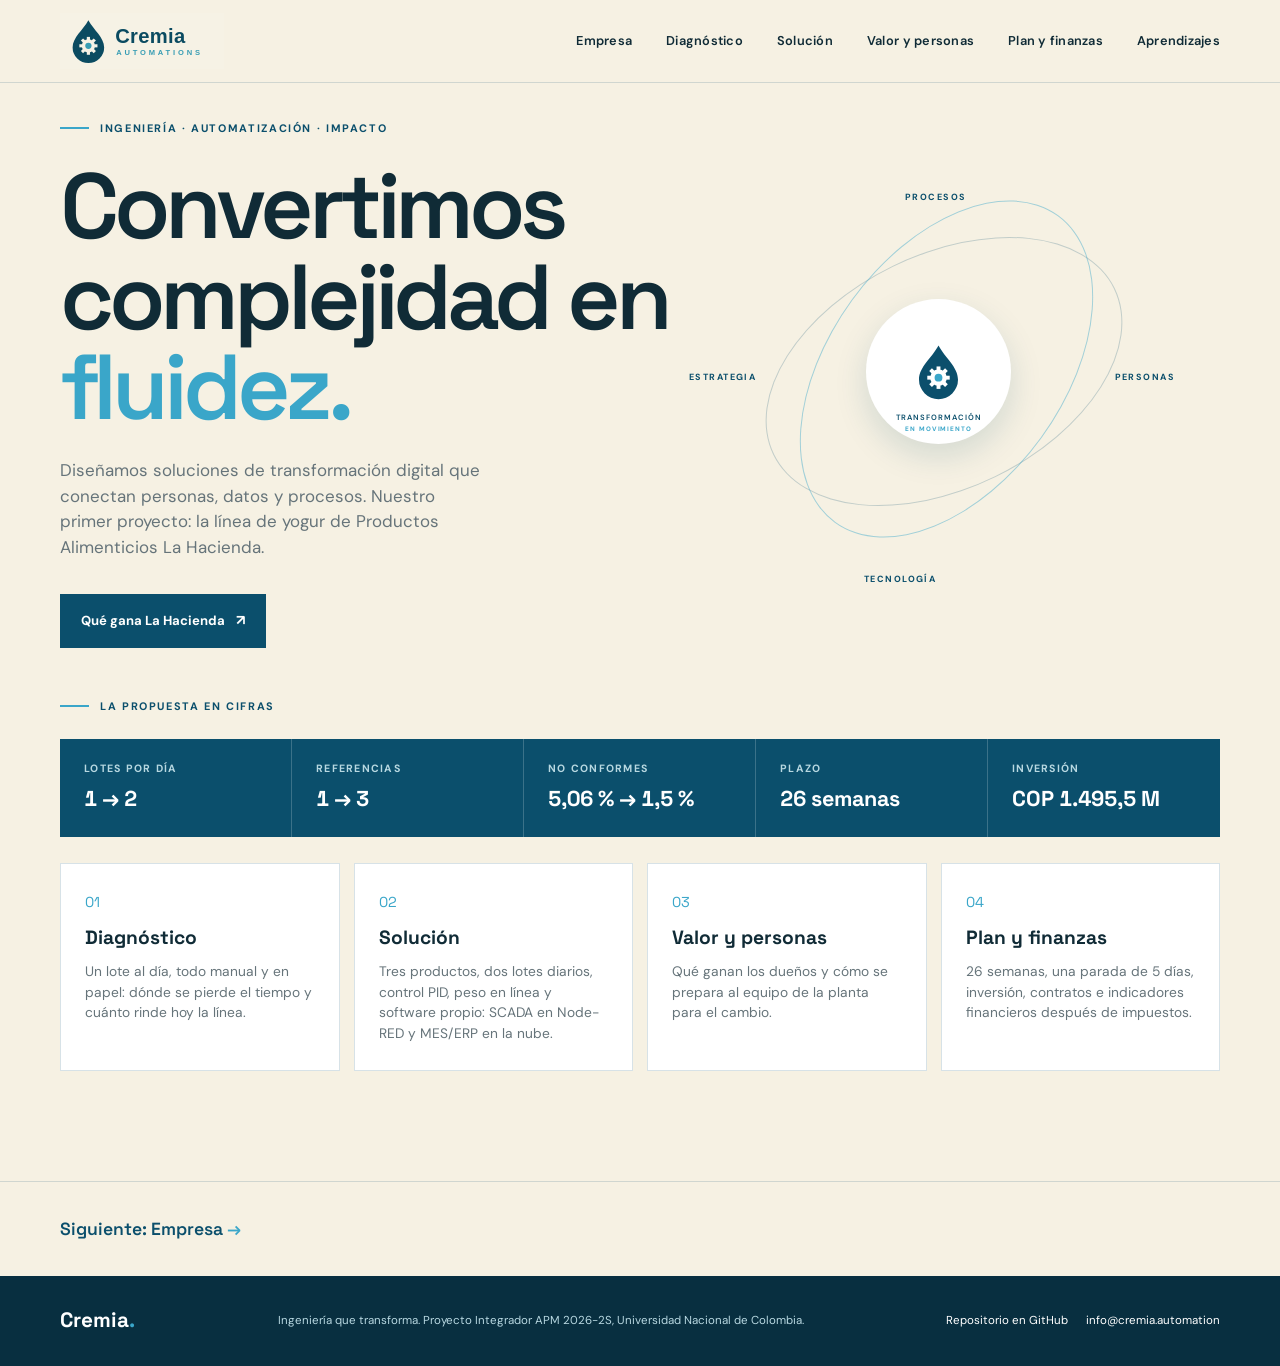
<file: docs/index.html>
<!doctype html>
<html lang="es">
  <head>
    <meta charset="UTF-8" />
    <meta name="viewport" content="width=device-width, initial-scale=1.0" />
    <meta name="description" content="Cremia Automations: transformación digital de la línea de yogur de la planta La Hacienda." />
    <title>Ingeniería que transforma | Cremia Automations</title>
    <link rel="preconnect" href="https://fonts.googleapis.com" />
    <link rel="preconnect" href="https://fonts.gstatic.com" crossorigin />
    <link href="https://fonts.googleapis.com/css2?family=DM+Sans:wght@400;500;600;700&family=Space+Grotesk:wght@500;600;700&display=swap" rel="stylesheet" />
    <link rel="stylesheet" href="styles.css" />
  </head>

  <body>
    <header class="site-header">
      <div class="container nav-wrap">
        <a class="brand" href="index.html" aria-label="Cremia Automations, ir al inicio">
          <img src="images/logos-and-banners/logo_horizontal.svg" alt="Cremia Automations" />
        </a>
        <nav class="main-nav" aria-label="Navegación principal">
          <a href="empresa.html">Empresa</a>
          <a href="diagnostico.html">Diagnóstico</a>
          <a href="solucion.html">Solución</a>
          <a href="valor.html">Valor y personas</a>
          <a href="plan.html">Plan y finanzas</a>
          <a href="aprendizajes.html">Aprendizajes</a>
        </nav>
      </div>
    </header>

    <main>
      <section class="hero section" id="inicio">
        <div class="container hero-grid">
          <div class="hero-copy">
            <p class="eyebrow"><span class="eyebrow-line"></span> Ingeniería · Automatización · Impacto</p>
            <h1>Convertimos complejidad en <em>fluidez.</em></h1>
            <p class="hero-description">Diseñamos soluciones de transformación digital que conectan personas, datos y procesos. Nuestro primer proyecto: la línea de yogur de Productos Alimenticios La Hacienda.</p>
            <a class="button button-primary" href="valor.html">Qué gana La Hacienda <span aria-hidden="true">↗</span></a>
          </div>
          <div class="hero-art" aria-label="Diagrama abstracto de conexión de sistemas">
            <div class="art-orbit orbit-one"></div>
            <div class="art-orbit orbit-two"></div>
            <div class="art-core">
              <img src="images/logos-and-banners/isotipo.svg" alt="" />
              <span>TRANSFORMACIÓN<br /><b>EN MOVIMIENTO</b></span>
            </div>
            <span class="art-label label-top">PROCESOS</span>
            <span class="art-label label-right">PERSONAS</span>
            <span class="art-label label-bottom">TECNOLOGÍA</span>
            <span class="art-label label-left">ESTRATEGIA</span>
          </div>
        </div>
      </section>

      <section class="summary-section">
        <div class="container">
          <p class="eyebrow"><span class="eyebrow-line"></span> La propuesta en cifras</p>
          <div class="finance-strip summary-strip">
            <div><span>Lotes por día</span><strong>1 → 2</strong></div>
            <div><span>Referencias</span><strong>1 → 3</strong></div>
            <div><span>No conformes</span><strong>5,06 % → 1,5 %</strong></div>
            <div><span>Plazo</span><strong>26 semanas</strong></div>
            <div><span>Inversión</span><strong>COP 1.495,5 M</strong></div>
          </div>
          <div class="link-grid">
            <a class="link-card" href="diagnostico.html"><span>01</span><h3>Diagnóstico</h3><p>Un lote al día, todo manual y en papel: dónde se pierde el tiempo y cuánto rinde hoy la línea.</p></a>
            <a class="link-card" href="solucion.html"><span>02</span><h3>Solución</h3><p>Tres productos, dos lotes diarios, control PID, peso en línea y software propio: SCADA en Node-RED y MES/ERP en la nube.</p></a>
            <a class="link-card" href="valor.html"><span>03</span><h3>Valor y personas</h3><p>Qué ganan los dueños y cómo se prepara al equipo de la planta para el cambio.</p></a>
            <a class="link-card" href="plan.html"><span>04</span><h3>Plan y finanzas</h3><p>26 semanas, una parada de 5 días, inversión, contratos e indicadores financieros después de impuestos.</p></a>
          </div>
        </div>
      </section>
      <div class="next-page"><div class="container"><a href="empresa.html">Siguiente: Empresa <span aria-hidden="true">→</span></a></div></div>
    </main>

    <footer class="site-footer">
      <div class="container footer-wrap">
        <a class="footer-brand" href="index.html">Cremia<span>.</span></a>
        <p>Ingeniería que transforma. Proyecto Integrador APM 2026-2S, Universidad Nacional de Colombia.</p>
        <div class="footer-links"><a href="https://github.com/dcortesav/Cremia-Automations">Repositorio en GitHub</a><span class="footer-mail">info@cremia.automation</span></div>
      </div>
    </footer>
  </body>
</html>
</file>
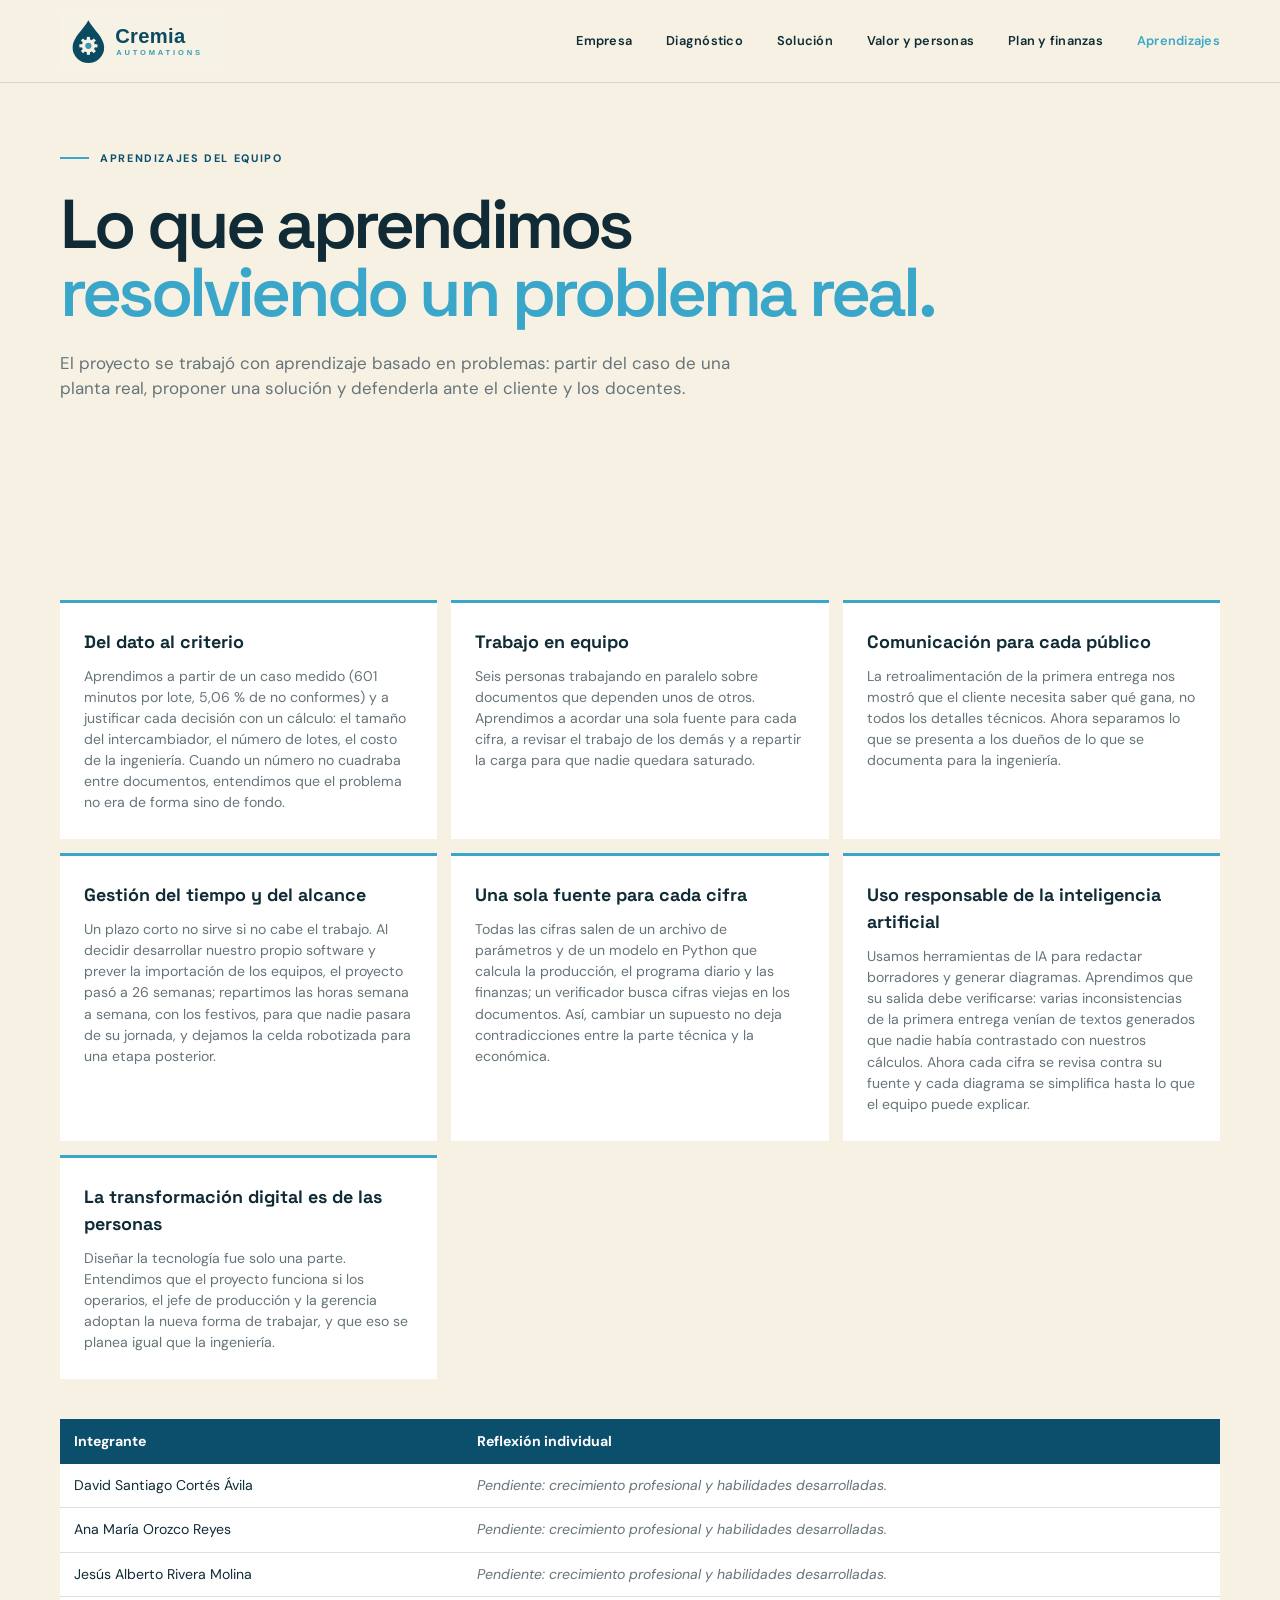
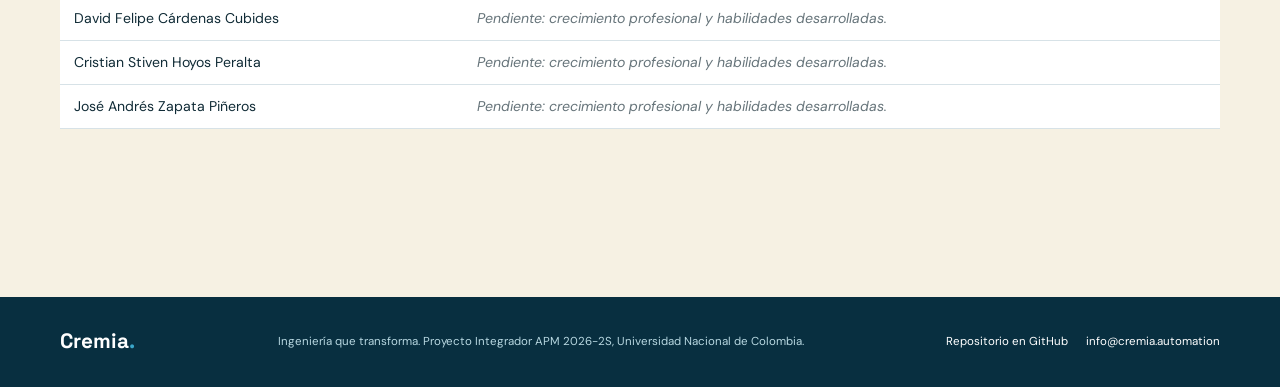
<file: docs/aprendizajes.html>
<!doctype html>
<html lang="es">
  <head>
    <meta charset="UTF-8" />
    <meta name="viewport" content="width=device-width, initial-scale=1.0" />
    <meta name="description" content="Reflexión del equipo de Cremia Automations sobre el aprendizaje basado en problemas y las habilidades transversales." />
    <title>Aprendizajes | Cremia Automations</title>
    <link rel="preconnect" href="https://fonts.googleapis.com" />
    <link rel="preconnect" href="https://fonts.gstatic.com" crossorigin />
    <link href="https://fonts.googleapis.com/css2?family=DM+Sans:wght@400;500;600;700&family=Space+Grotesk:wght@500;600;700&display=swap" rel="stylesheet" />
    <link rel="stylesheet" href="styles.css" />
  </head>

  <body>
    <header class="site-header">
      <div class="container nav-wrap">
        <a class="brand" href="index.html" aria-label="Cremia Automations, ir al inicio">
          <img src="images/logos-and-banners/logo_horizontal.svg" alt="Cremia Automations" />
        </a>
        <nav class="main-nav" aria-label="Navegación principal">
          <a href="empresa.html">Empresa</a>
          <a href="diagnostico.html">Diagnóstico</a>
          <a href="solucion.html">Solución</a>
          <a href="valor.html">Valor y personas</a>
          <a href="plan.html">Plan y finanzas</a>
          <a href="aprendizajes.html" aria-current="page">Aprendizajes</a>
        </nav>
      </div>
    </header>

    <main>
      <section class="page-hero">
        <div class="container">
          <p class="eyebrow"><span class="eyebrow-line"></span> Aprendizajes del equipo</p>
          <h1 class="page-title">Lo que aprendimos<br /><span>resolviendo un problema real.</span></h1>
          <p class="page-lede">El proyecto se trabajó con aprendizaje basado en problemas: partir del caso de una planta real, proponer una solución y defenderla ante el cliente y los docentes.</p>
        </div>
      </section>

      <section class="learning-section section">
        <div class="container">
          <div class="learning-grid">
            <article><h3>Del dato al criterio</h3><p>Aprendimos a partir de un caso medido (601 minutos por lote, 5,06 % de no conformes) y a justificar cada decisión con un cálculo: el tamaño del intercambiador, el número de lotes, el costo de la ingeniería. Cuando un número no cuadraba entre documentos, entendimos que el problema no era de forma sino de fondo.</p></article>
            <article><h3>Trabajo en equipo</h3><p>Seis personas trabajando en paralelo sobre documentos que dependen unos de otros. Aprendimos a acordar una sola fuente para cada cifra, a revisar el trabajo de los demás y a repartir la carga para que nadie quedara saturado.</p></article>
            <article><h3>Comunicación para cada público</h3><p>La retroalimentación de la primera entrega nos mostró que el cliente necesita saber qué gana, no todos los detalles técnicos. Ahora separamos lo que se presenta a los dueños de lo que se documenta para la ingeniería.</p></article>
            <article><h3>Gestión del tiempo y del alcance</h3><p>Un plazo corto no sirve si no cabe el trabajo. Al decidir desarrollar nuestro propio software y prever la importación de los equipos, el proyecto pasó a 26 semanas; repartimos las horas semana a semana, con los festivos, para que nadie pasara de su jornada, y dejamos la celda robotizada para una etapa posterior.</p></article>
            <article><h3>Una sola fuente para cada cifra</h3><p>Todas las cifras salen de un archivo de parámetros y de un modelo en Python que calcula la producción, el programa diario y las finanzas; un verificador busca cifras viejas en los documentos. Así, cambiar un supuesto no deja contradicciones entre la parte técnica y la económica.</p></article>
            <article><h3>Uso responsable de la inteligencia artificial</h3><p>Usamos herramientas de IA para redactar borradores y generar diagramas. Aprendimos que su salida debe verificarse: varias inconsistencias de la primera entrega venían de textos generados que nadie había contrastado con nuestros cálculos. Ahora cada cifra se revisa contra su fuente y cada diagrama se simplifica hasta lo que el equipo puede explicar.</p></article>
            <article><h3>La transformación digital es de las personas</h3><p>Diseñar la tecnología fue solo una parte. Entendimos que el proyecto funciona si los operarios, el jefe de producción y la gerencia adoptan la nueva forma de trabajar, y que eso se planea igual que la ingeniería.</p></article>
          </div>
          <div class="table-wrap">
            <table class="data-table">
              <thead><tr><th>Integrante</th><th>Reflexión individual</th></tr></thead>
              <tbody>
                <tr><td>David Santiago Cortés Ávila</td><td class="pending">Pendiente: crecimiento profesional y habilidades desarrolladas.</td></tr>
                <tr><td>Ana María Orozco Reyes</td><td class="pending">Pendiente: crecimiento profesional y habilidades desarrolladas.</td></tr>
                <tr><td>Jesús Alberto Rivera Molina</td><td class="pending">Pendiente: crecimiento profesional y habilidades desarrolladas.</td></tr>
                <tr><td>David Felipe Cárdenas Cubides</td><td class="pending">Pendiente: crecimiento profesional y habilidades desarrolladas.</td></tr>
                <tr><td>Cristian Stiven Hoyos Peralta</td><td class="pending">Pendiente: crecimiento profesional y habilidades desarrolladas.</td></tr>
                <tr><td>José Andrés Zapata Piñeros</td><td class="pending">Pendiente: crecimiento profesional y habilidades desarrolladas.</td></tr>
              </tbody>
            </table>
          </div>
        </div>
      </section>
    </main>

    <footer class="site-footer">
      <div class="container footer-wrap">
        <a class="footer-brand" href="index.html">Cremia<span>.</span></a>
        <p>Ingeniería que transforma. Proyecto Integrador APM 2026-2S, Universidad Nacional de Colombia.</p>
        <div class="footer-links"><a href="https://github.com/dcortesav/Cremia-Automations">Repositorio en GitHub</a><span class="footer-mail">info@cremia.automation</span></div>
      </div>
    </footer>
  </body>
</html>
</file>
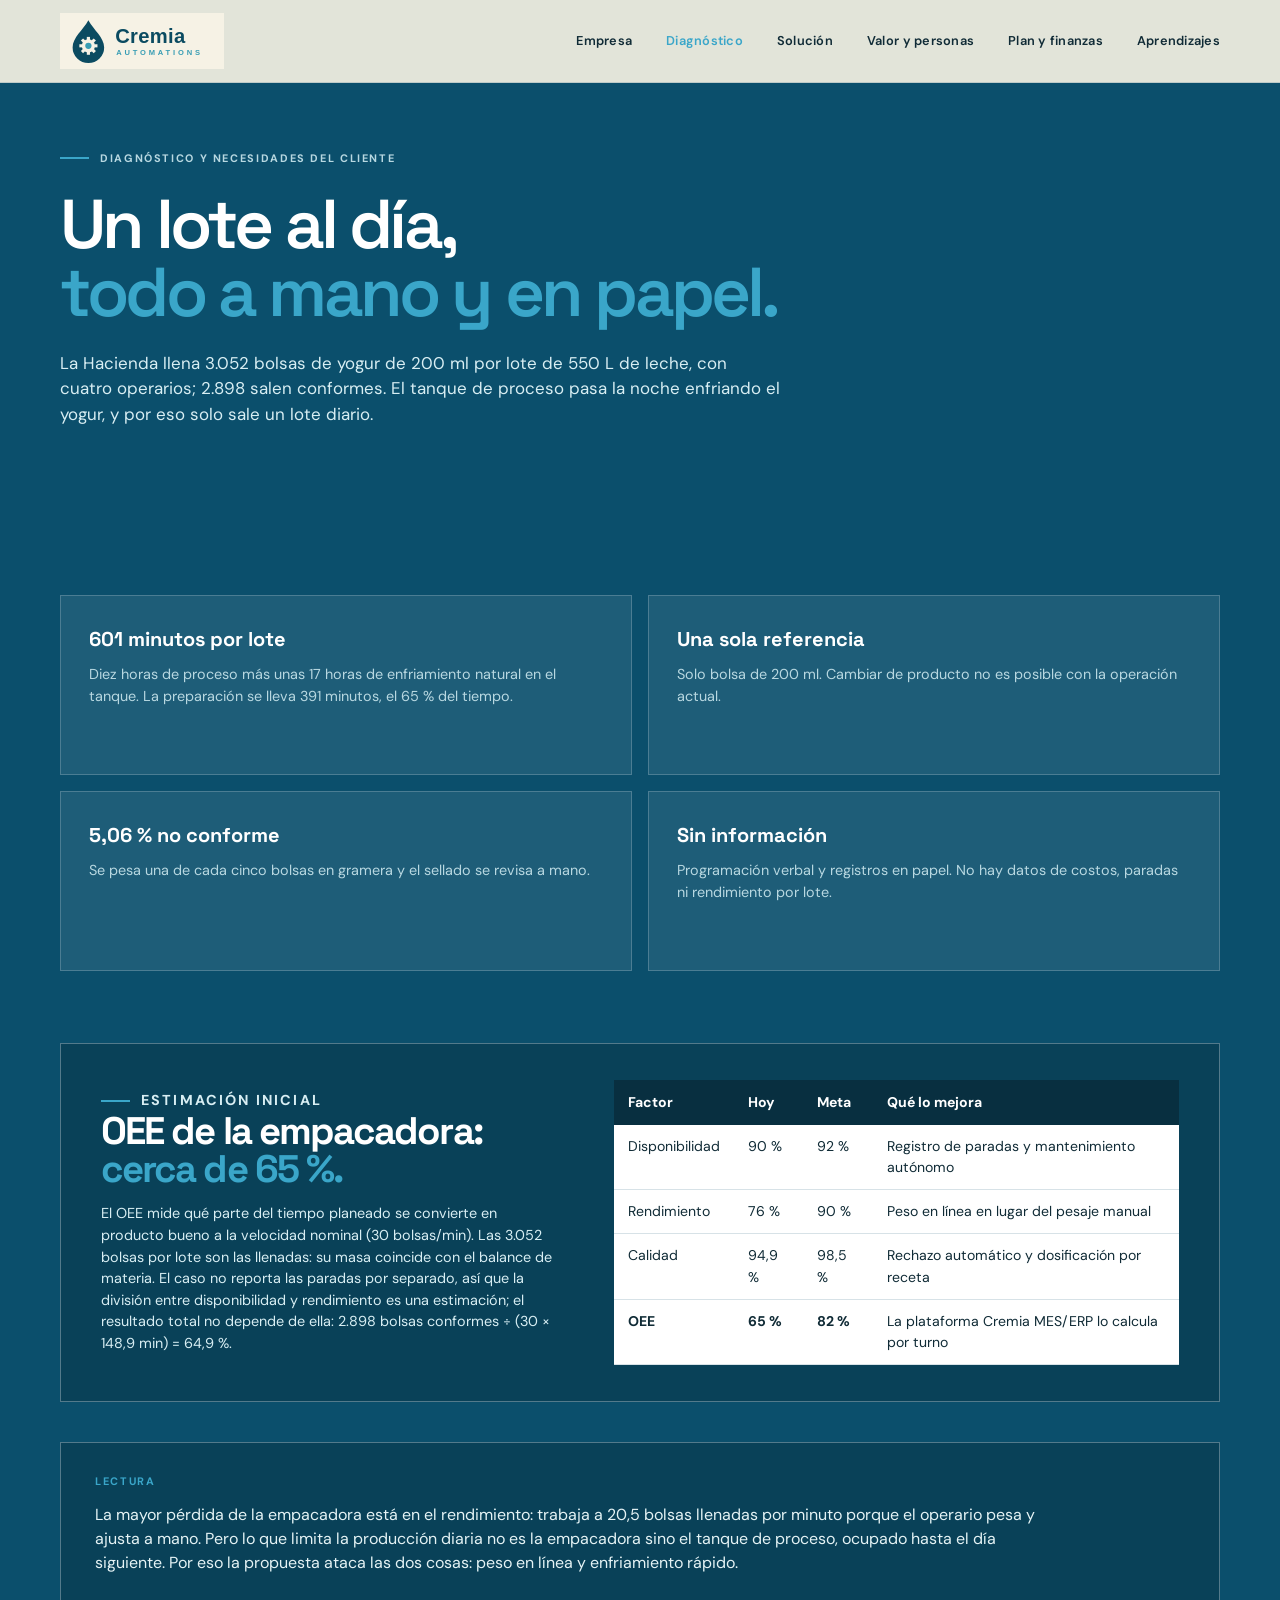
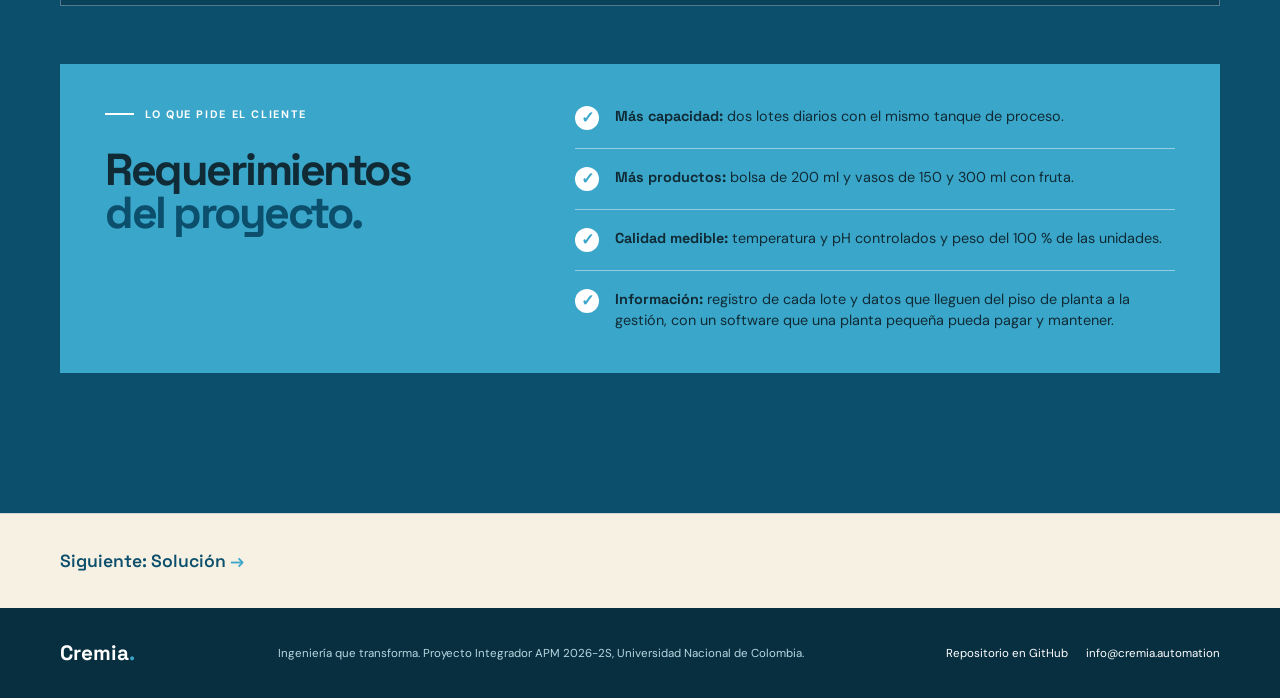
<file: docs/diagnostico.html>
<!doctype html>
<html lang="es">
  <head>
    <meta charset="UTF-8" />
    <meta name="viewport" content="width=device-width, initial-scale=1.0" />
    <meta name="description" content="Diagnóstico de la línea de yogur de La Hacienda: tiempos, cuello de botella, OEE estimado y necesidades del cliente." />
    <title>Diagnóstico | Cremia Automations</title>
    <link rel="preconnect" href="https://fonts.googleapis.com" />
    <link rel="preconnect" href="https://fonts.gstatic.com" crossorigin />
    <link href="https://fonts.googleapis.com/css2?family=DM+Sans:wght@400;500;600;700&family=Space+Grotesk:wght@500;600;700&display=swap" rel="stylesheet" />
    <link rel="stylesheet" href="styles.css" />
  </head>

  <body>
    <header class="site-header">
      <div class="container nav-wrap">
        <a class="brand" href="index.html" aria-label="Cremia Automations, ir al inicio">
          <img src="images/logos-and-banners/logo_horizontal.svg" alt="Cremia Automations" />
        </a>
        <nav class="main-nav" aria-label="Navegación principal">
          <a href="empresa.html">Empresa</a>
          <a href="diagnostico.html" aria-current="page">Diagnóstico</a>
          <a href="solucion.html">Solución</a>
          <a href="valor.html">Valor y personas</a>
          <a href="plan.html">Plan y finanzas</a>
          <a href="aprendizajes.html">Aprendizajes</a>
        </nav>
      </div>
    </header>

    <main>
      <section class="page-hero dark-section">
        <div class="container">
          <p class="eyebrow eyebrow-light"><span class="eyebrow-line"></span> Diagnóstico y necesidades del cliente</p>
          <h1 class="page-title">Un lote al día,<br /><span>todo a mano y en papel.</span></h1>
          <p class="page-lede">La Hacienda llena 3.052 bolsas de yogur de 200 ml por lote de 550 L de leche, con cuatro operarios; 2.898 salen conformes. El tanque de proceso pasa la noche enfriando el yogur, y por eso solo sale un lote diario.</p>
        </div>
      </section>

      <section class="diagnostic section dark-section">
        <div class="container">
          <div class="challenge-grid">
            <article class="challenge-card"><div><h3>601 minutos por lote</h3><p>Diez horas de proceso más unas 17 horas de enfriamiento natural en el tanque. La preparación se lleva 391 minutos, el 65 % del tiempo.</p></div></article>
            <article class="challenge-card"><div><h3>Una sola referencia</h3><p>Solo bolsa de 200 ml. Cambiar de producto no es posible con la operación actual.</p></div></article>
            <article class="challenge-card"><div><h3>5,06 % no conforme</h3><p>Se pesa una de cada cinco bolsas en gramera y el sellado se revisa a mano.</p></div></article>
            <article class="challenge-card"><div><h3>Sin información</h3><p>Programación verbal y registros en papel. No hay datos de costos, paradas ni rendimiento por lote.</p></div></article>
          </div>
          <div class="oee-box">
            <div>
              <p class="eyebrow"><span class="eyebrow-line"></span> Estimación inicial</p>
              <h3>OEE de la empacadora:<br /><span>cerca de 65 %.</span></h3>
              <p>El OEE mide qué parte del tiempo planeado se convierte en producto bueno a la velocidad nominal (30 bolsas/min). Las 3.052 bolsas por lote son las llenadas: su masa coincide con el balance de materia. El caso no reporta las paradas por separado, así que la división entre disponibilidad y rendimiento es una estimación; el resultado total no depende de ella: 2.898 bolsas conformes ÷ (30 × 148,9 min) = 64,9 %.</p>
            </div>
            <div class="table-wrap">
              <table class="data-table light-table">
                <thead><tr><th>Factor</th><th>Hoy</th><th>Meta</th><th>Qué lo mejora</th></tr></thead>
                <tbody>
                  <tr><td>Disponibilidad</td><td>90 %</td><td>92 %</td><td>Registro de paradas y mantenimiento autónomo</td></tr>
                  <tr><td>Rendimiento</td><td>76 %</td><td>90 %</td><td>Peso en línea en lugar del pesaje manual</td></tr>
                  <tr><td>Calidad</td><td>94,9 %</td><td>98,5 %</td><td>Rechazo automático y dosificación por receta</td></tr>
                  <tr><td><strong>OEE</strong></td><td><strong>65 %</strong></td><td><strong>82 %</strong></td><td>La plataforma Cremia MES/ERP lo calcula por turno</td></tr>
                </tbody>
              </table>
            </div>
          </div>
          <div class="context-banner">
            <span class="context-label">Lectura</span>
            <p>La mayor pérdida de la empacadora está en el rendimiento: trabaja a 20,5 bolsas llenadas por minuto porque el operario pesa y ajusta a mano. Pero lo que limita la producción diaria no es la empacadora sino el tanque de proceso, ocupado hasta el día siguiente. Por eso la propuesta ataca las dos cosas: peso en línea y enfriamiento rápido.</p>
          </div>
          <div class="requirements">
            <div class="requirements-heading">
              <p class="eyebrow"><span class="eyebrow-line"></span> Lo que pide el cliente</p>
              <h3>Requerimientos<br /><span>del proyecto.</span></h3>
            </div>
            <ul class="requirements-list">
              <li><span aria-hidden="true">✓</span><p><strong>Más capacidad:</strong> dos lotes diarios con el mismo tanque de proceso.</p></li>
              <li><span aria-hidden="true">✓</span><p><strong>Más productos:</strong> bolsa de 200 ml y vasos de 150 y 300 ml con fruta.</p></li>
              <li><span aria-hidden="true">✓</span><p><strong>Calidad medible:</strong> temperatura y pH controlados y peso del 100 % de las unidades.</p></li>
              <li><span aria-hidden="true">✓</span><p><strong>Información:</strong> registro de cada lote y datos que lleguen del piso de planta a la gestión, con un software que una planta pequeña pueda pagar y mantener.</p></li>
            </ul>
          </div>
        </div>
      </section>
      <div class="next-page"><div class="container"><a href="solucion.html">Siguiente: Solución <span aria-hidden="true">→</span></a></div></div>
    </main>

    <footer class="site-footer">
      <div class="container footer-wrap">
        <a class="footer-brand" href="index.html">Cremia<span>.</span></a>
        <p>Ingeniería que transforma. Proyecto Integrador APM 2026-2S, Universidad Nacional de Colombia.</p>
        <div class="footer-links"><a href="https://github.com/dcortesav/Cremia-Automations">Repositorio en GitHub</a><span class="footer-mail">info@cremia.automation</span></div>
      </div>
    </footer>
  </body>
</html>
</file>
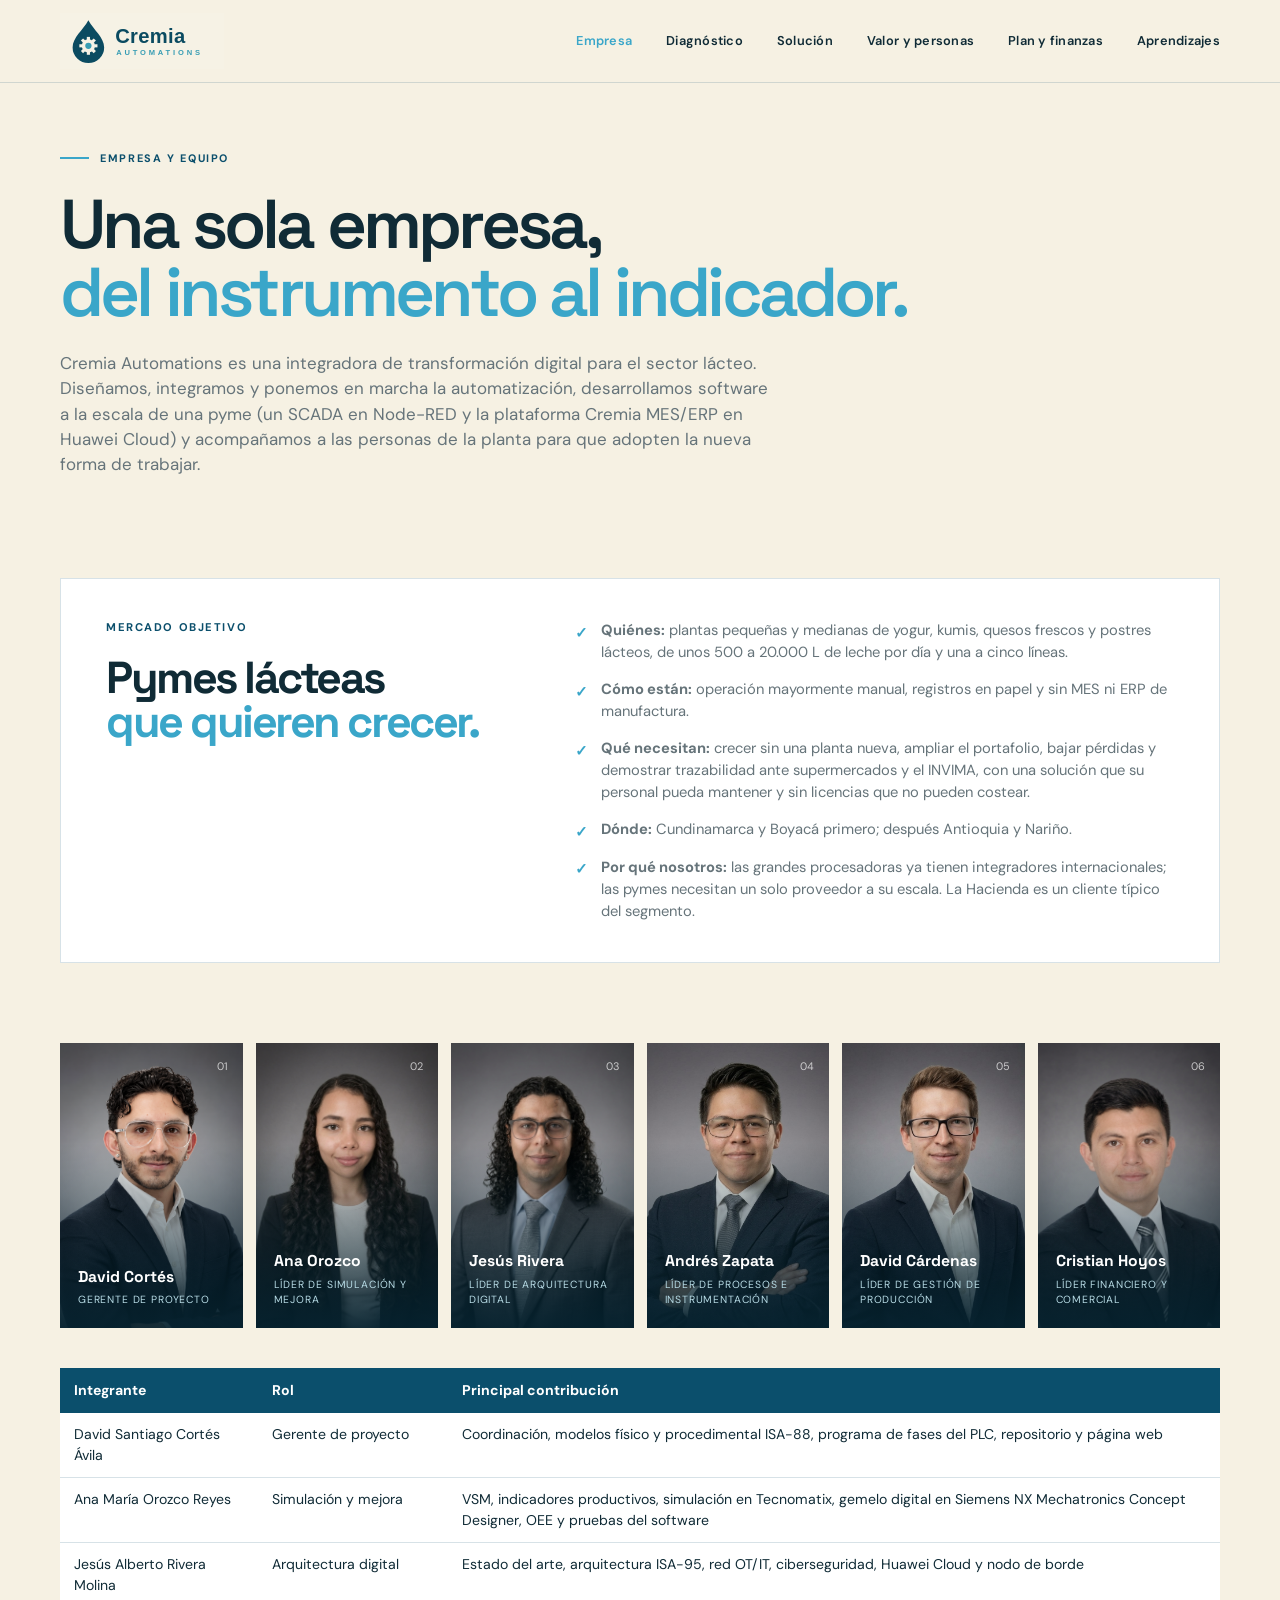
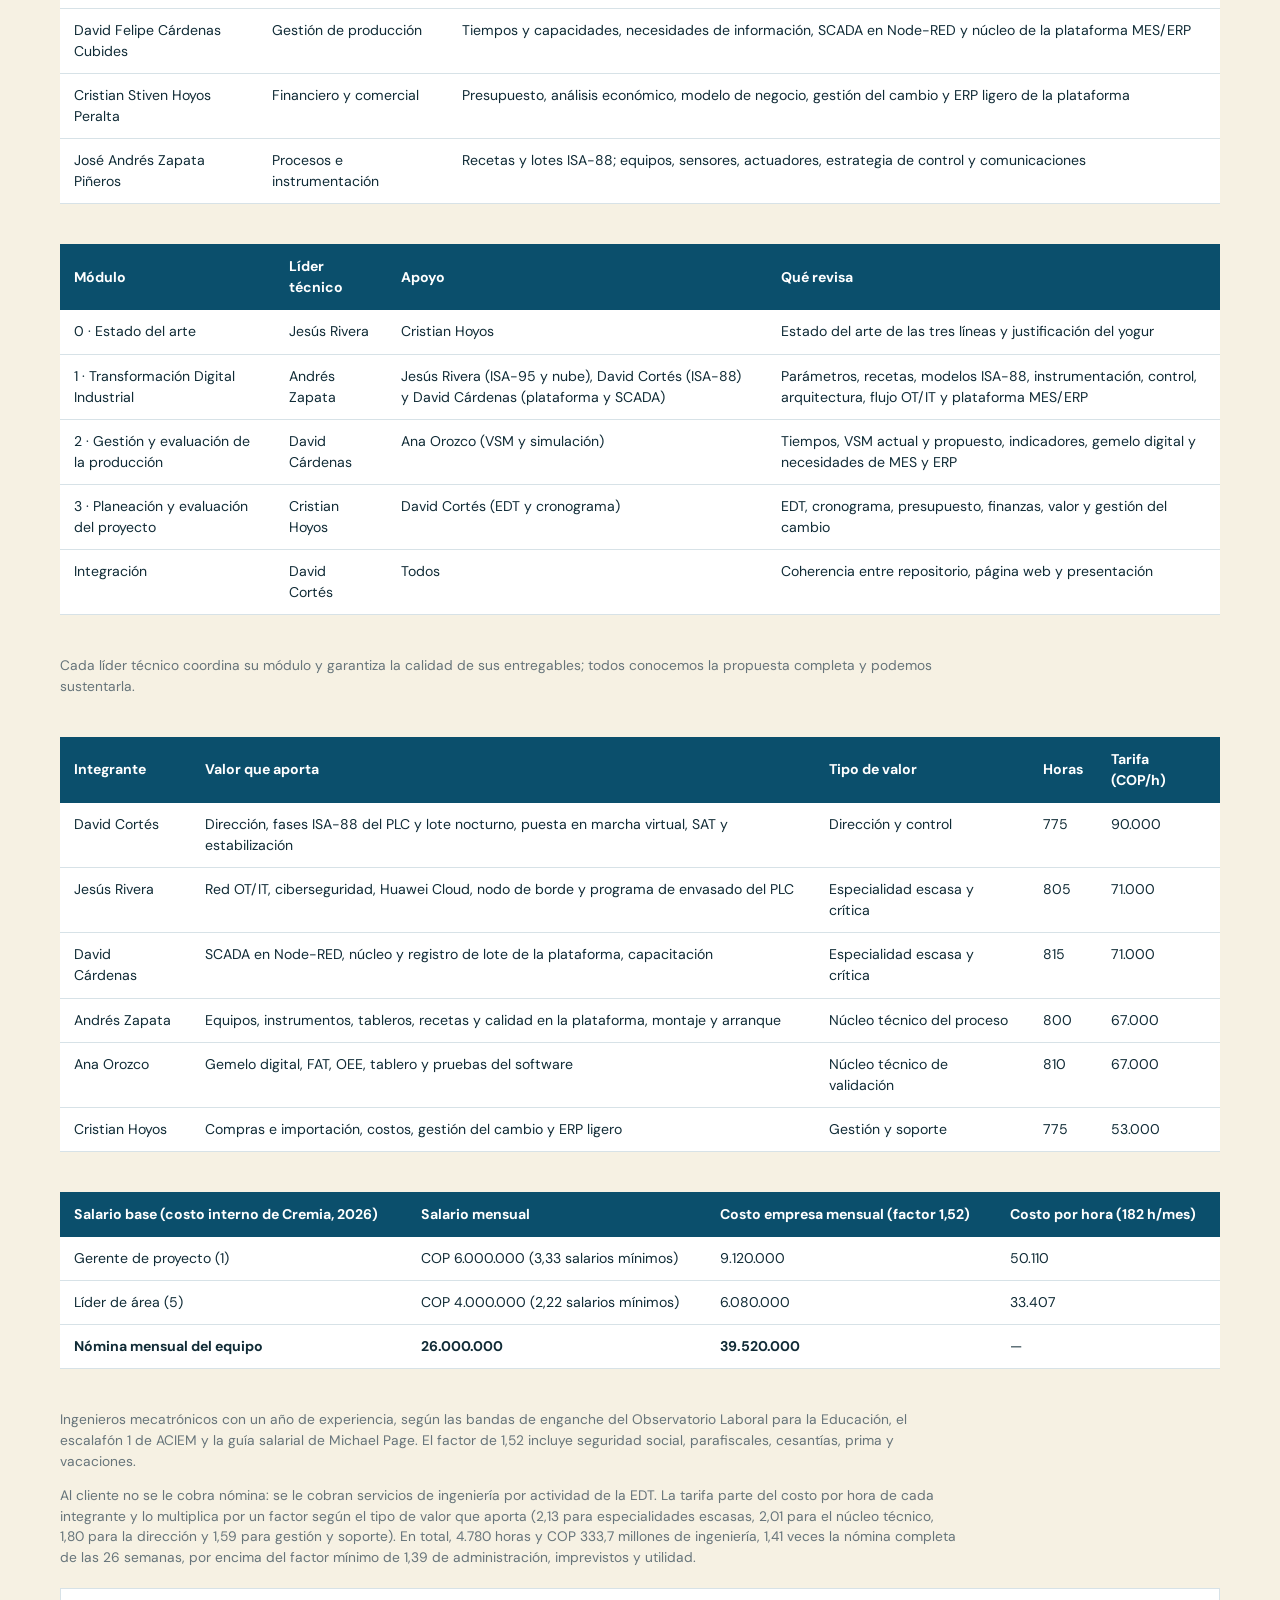
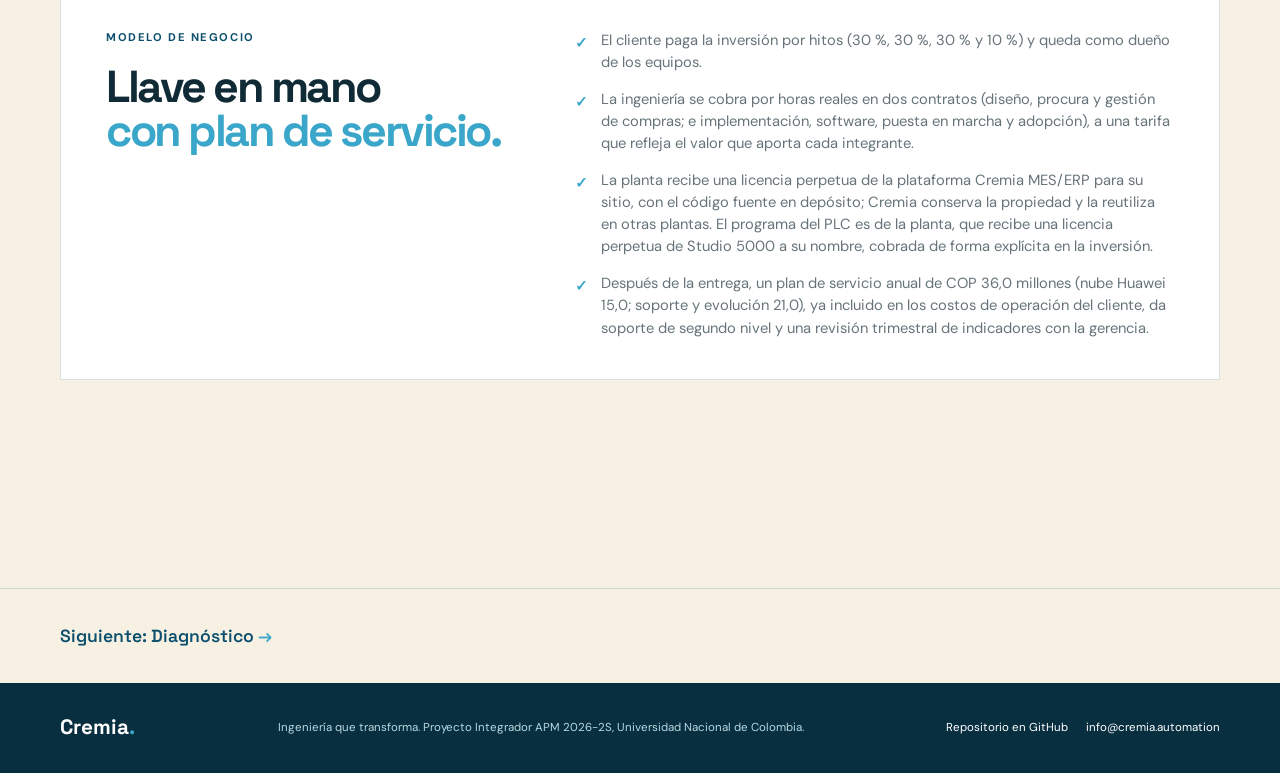
<file: docs/empresa.html>
<!doctype html>
<html lang="es">
  <head>
    <meta charset="UTF-8" />
    <meta name="viewport" content="width=device-width, initial-scale=1.0" />
    <meta name="description" content="Quiénes somos en Cremia Automations, qué aporta cada integrante y cómo trabajamos con el cliente." />
    <title>Empresa y equipo | Cremia Automations</title>
    <link rel="preconnect" href="https://fonts.googleapis.com" />
    <link rel="preconnect" href="https://fonts.gstatic.com" crossorigin />
    <link href="https://fonts.googleapis.com/css2?family=DM+Sans:wght@400;500;600;700&family=Space+Grotesk:wght@500;600;700&display=swap" rel="stylesheet" />
    <link rel="stylesheet" href="styles.css" />
  </head>

  <body>
    <header class="site-header">
      <div class="container nav-wrap">
        <a class="brand" href="index.html" aria-label="Cremia Automations, ir al inicio">
          <img src="images/logos-and-banners/logo_horizontal.svg" alt="Cremia Automations" />
        </a>
        <nav class="main-nav" aria-label="Navegación principal">
          <a href="empresa.html" aria-current="page">Empresa</a>
          <a href="diagnostico.html">Diagnóstico</a>
          <a href="solucion.html">Solución</a>
          <a href="valor.html">Valor y personas</a>
          <a href="plan.html">Plan y finanzas</a>
          <a href="aprendizajes.html">Aprendizajes</a>
        </nav>
      </div>
    </header>

    <main>
      <section class="page-hero">
        <div class="container">
          <p class="eyebrow"><span class="eyebrow-line"></span> Empresa y equipo</p>
          <h1 class="page-title">Una sola empresa,<br /><span>del instrumento al indicador.</span></h1>
          <p class="page-lede">Cremia Automations es una integradora de transformación digital para el sector lácteo. Diseñamos, integramos y ponemos en marcha la automatización, desarrollamos software a la escala de una pyme (un SCADA en Node-RED y la plataforma Cremia MES/ERP en Huawei Cloud) y acompañamos a las personas de la planta para que adopten la nueva forma de trabajar.</p>
        </div>
      </section>

      <section class="team-section section">
        <div class="container">
          <div class="impact-box plain-box">
            <div>
              <p class="solution-kicker">Mercado objetivo</p>
              <h3>Pymes lácteas<br /><span>que quieren crecer.</span></h3>
            </div>
            <ul>
              <li><strong>Quiénes:</strong> plantas pequeñas y medianas de yogur, kumis, quesos frescos y postres lácteos, de unos 500 a 20.000 L de leche por día y una a cinco líneas.</li>
              <li><strong>Cómo están:</strong> operación mayormente manual, registros en papel y sin MES ni ERP de manufactura.</li>
              <li><strong>Qué necesitan:</strong> crecer sin una planta nueva, ampliar el portafolio, bajar pérdidas y demostrar trazabilidad ante supermercados y el INVIMA, con una solución que su personal pueda mantener y sin licencias que no pueden costear.</li>
              <li><strong>Dónde:</strong> Cundinamarca y Boyacá primero; después Antioquia y Nariño.</li>
              <li><strong>Por qué nosotros:</strong> las grandes procesadoras ya tienen integradores internacionales; las pymes necesitan un solo proveedor a su escala. La Hacienda es un cliente típico del segmento.</li>
            </ul>
          </div>
        </div>
        <div class="container team-block">
          <div class="team-grid">
            <article class="member-card"><img src="images/members/David Cortes.png" alt="David Cortés" /><div class="member-info"><h3>David Cortés</h3><p>Gerente de proyecto</p></div><span class="member-index">01</span></article>
            <article class="member-card"><img src="images/members/Ana.jpg" alt="Ana Orozco" /><div class="member-info"><h3>Ana Orozco</h3><p>Líder de simulación y mejora</p></div><span class="member-index">02</span></article>
            <article class="member-card"><img src="images/members/Jesus.jpg" alt="Jesús Rivera" /><div class="member-info"><h3>Jesús Rivera</h3><p>Líder de arquitectura digital</p></div><span class="member-index">03</span></article>
            <article class="member-card"><img src="images/members/Andres Zapata.jpg" alt="Andrés Zapata" /><div class="member-info"><h3>Andrés Zapata</h3><p>Líder de procesos e instrumentación</p></div><span class="member-index">04</span></article>
            <article class="member-card"><img src="images/members/David Cardenas.jpg" alt="David Cárdenas" /><div class="member-info"><h3>David Cárdenas</h3><p>Líder de gestión de producción</p></div><span class="member-index">05</span></article>
            <article class="member-card"><img src="images/members/Cristian.jpg" alt="Cristian Hoyos" /><div class="member-info"><h3>Cristian Hoyos</h3><p>Líder financiero y comercial</p></div><span class="member-index">06</span></article>
          </div>
          <div class="table-wrap">
            <table class="data-table">
              <thead><tr><th>Integrante</th><th>Rol</th><th>Principal contribución</th></tr></thead>
              <tbody>
                <tr><td>David Santiago Cortés Ávila</td><td>Gerente de proyecto</td><td>Coordinación, modelos físico y procedimental ISA-88, programa de fases del PLC, repositorio y página web</td></tr>
                <tr><td>Ana María Orozco Reyes</td><td>Simulación y mejora</td><td>VSM, indicadores productivos, simulación en Tecnomatix, gemelo digital en Siemens NX Mechatronics Concept Designer, OEE y pruebas del software</td></tr>
                <tr><td>Jesús Alberto Rivera Molina</td><td>Arquitectura digital</td><td>Estado del arte, arquitectura ISA-95, red OT/IT, ciberseguridad, Huawei Cloud y nodo de borde</td></tr>
                <tr><td>David Felipe Cárdenas Cubides</td><td>Gestión de producción</td><td>Tiempos y capacidades, necesidades de información, SCADA en Node-RED y núcleo de la plataforma MES/ERP</td></tr>
                <tr><td>Cristian Stiven Hoyos Peralta</td><td>Financiero y comercial</td><td>Presupuesto, análisis económico, modelo de negocio, gestión del cambio y ERP ligero de la plataforma</td></tr>
                <tr><td>José Andrés Zapata Piñeros</td><td>Procesos e instrumentación</td><td>Recetas y lotes ISA-88; equipos, sensores, actuadores, estrategia de control y comunicaciones</td></tr>
              </tbody>
            </table>
          </div>
          <div class="table-wrap">
            <table class="data-table">
              <thead><tr><th>Módulo</th><th>Líder técnico</th><th>Apoyo</th><th>Qué revisa</th></tr></thead>
              <tbody>
                <tr><td>0 · Estado del arte</td><td>Jesús Rivera</td><td>Cristian Hoyos</td><td>Estado del arte de las tres líneas y justificación del yogur</td></tr>
                <tr><td>1 · Transformación Digital Industrial</td><td>Andrés Zapata</td><td>Jesús Rivera (ISA-95 y nube), David Cortés (ISA-88) y David Cárdenas (plataforma y SCADA)</td><td>Parámetros, recetas, modelos ISA-88, instrumentación, control, arquitectura, flujo OT/IT y plataforma MES/ERP</td></tr>
                <tr><td>2 · Gestión y evaluación de la producción</td><td>David Cárdenas</td><td>Ana Orozco (VSM y simulación)</td><td>Tiempos, VSM actual y propuesto, indicadores, gemelo digital y necesidades de MES y ERP</td></tr>
                <tr><td>3 · Planeación y evaluación del proyecto</td><td>Cristian Hoyos</td><td>David Cortés (EDT y cronograma)</td><td>EDT, cronograma, presupuesto, finanzas, valor y gestión del cambio</td></tr>
                <tr><td>Integración</td><td>David Cortés</td><td>Todos</td><td>Coherencia entre repositorio, página web y presentación</td></tr>
              </tbody>
            </table>
          </div>
          <p class="note">Cada líder técnico coordina su módulo y garantiza la calidad de sus entregables; todos conocemos la propuesta completa y podemos sustentarla.</p>
          <div class="table-wrap">
            <table class="data-table">
              <thead><tr><th>Integrante</th><th>Valor que aporta</th><th>Tipo de valor</th><th>Horas</th><th>Tarifa (COP/h)</th></tr></thead>
              <tbody>
                <tr><td>David Cortés</td><td>Dirección, fases ISA-88 del PLC y lote nocturno, puesta en marcha virtual, SAT y estabilización</td><td>Dirección y control</td><td>775</td><td>90.000</td></tr>
                <tr><td>Jesús Rivera</td><td>Red OT/IT, ciberseguridad, Huawei Cloud, nodo de borde y programa de envasado del PLC</td><td>Especialidad escasa y crítica</td><td>805</td><td>71.000</td></tr>
                <tr><td>David Cárdenas</td><td>SCADA en Node-RED, núcleo y registro de lote de la plataforma, capacitación</td><td>Especialidad escasa y crítica</td><td>815</td><td>71.000</td></tr>
                <tr><td>Andrés Zapata</td><td>Equipos, instrumentos, tableros, recetas y calidad en la plataforma, montaje y arranque</td><td>Núcleo técnico del proceso</td><td>800</td><td>67.000</td></tr>
                <tr><td>Ana Orozco</td><td>Gemelo digital, FAT, OEE, tablero y pruebas del software</td><td>Núcleo técnico de validación</td><td>810</td><td>67.000</td></tr>
                <tr><td>Cristian Hoyos</td><td>Compras e importación, costos, gestión del cambio y ERP ligero</td><td>Gestión y soporte</td><td>775</td><td>53.000</td></tr>
              </tbody>
            </table>
          </div>
          <div class="table-wrap">
            <table class="data-table">
              <thead><tr><th>Salario base (costo interno de Cremia, 2026)</th><th>Salario mensual</th><th>Costo empresa mensual (factor 1,52)</th><th>Costo por hora (182 h/mes)</th></tr></thead>
              <tbody>
                <tr><td>Gerente de proyecto (1)</td><td>COP 6.000.000 (3,33 salarios mínimos)</td><td>9.120.000</td><td>50.110</td></tr>
                <tr><td>Líder de área (5)</td><td>COP 4.000.000 (2,22 salarios mínimos)</td><td>6.080.000</td><td>33.407</td></tr>
                <tr><td><strong>Nómina mensual del equipo</strong></td><td><strong>26.000.000</strong></td><td><strong>39.520.000</strong></td><td>—</td></tr>
              </tbody>
            </table>
          </div>
          <p class="note">Ingenieros mecatrónicos con un año de experiencia, según las bandas de enganche del Observatorio Laboral para la Educación, el escalafón 1 de ACIEM y la guía salarial de Michael Page. El factor de 1,52 incluye seguridad social, parafiscales, cesantías, prima y vacaciones.</p>
          <p class="note">Al cliente no se le cobra nómina: se le cobran servicios de ingeniería por actividad de la EDT. La tarifa parte del costo por hora de cada integrante y lo multiplica por un factor según el tipo de valor que aporta (2,13 para especialidades escasas, 2,01 para el núcleo técnico, 1,80 para la dirección y 1,59 para gestión y soporte). En total, 4.780 horas y COP 333,7 millones de ingeniería, 1,41 veces la nómina completa de las 26 semanas, por encima del factor mínimo de 1,39 de administración, imprevistos y utilidad.</p>
          <div class="impact-box plain-box">
            <div>
              <p class="solution-kicker">Modelo de negocio</p>
              <h3>Llave en mano<br /><span>con plan de servicio.</span></h3>
            </div>
            <ul>
              <li>El cliente paga la inversión por hitos (30 %, 30 %, 30 % y 10 %) y queda como dueño de los equipos.</li>
              <li>La ingeniería se cobra por horas reales en dos contratos (diseño, procura y gestión de compras; e implementación, software, puesta en marcha y adopción), a una tarifa que refleja el valor que aporta cada integrante.</li>
              <li>La planta recibe una licencia perpetua de la plataforma Cremia MES/ERP para su sitio, con el código fuente en depósito; Cremia conserva la propiedad y la reutiliza en otras plantas. El programa del PLC es de la planta, que recibe una licencia perpetua de Studio 5000 a su nombre, cobrada de forma explícita en la inversión.</li>
              <li>Después de la entrega, un plan de servicio anual de COP 36,0 millones (nube Huawei 15,0; soporte y evolución 21,0), ya incluido en los costos de operación del cliente, da soporte de segundo nivel y una revisión trimestral de indicadores con la gerencia.</li>
            </ul>
          </div>
        </div>
      </section>
      <div class="next-page"><div class="container"><a href="diagnostico.html">Siguiente: Diagnóstico <span aria-hidden="true">→</span></a></div></div>
    </main>

    <footer class="site-footer">
      <div class="container footer-wrap">
        <a class="footer-brand" href="index.html">Cremia<span>.</span></a>
        <p>Ingeniería que transforma. Proyecto Integrador APM 2026-2S, Universidad Nacional de Colombia.</p>
        <div class="footer-links"><a href="https://github.com/dcortesav/Cremia-Automations">Repositorio en GitHub</a><span class="footer-mail">info@cremia.automation</span></div>
      </div>
    </footer>
  </body>
</html>
</file>
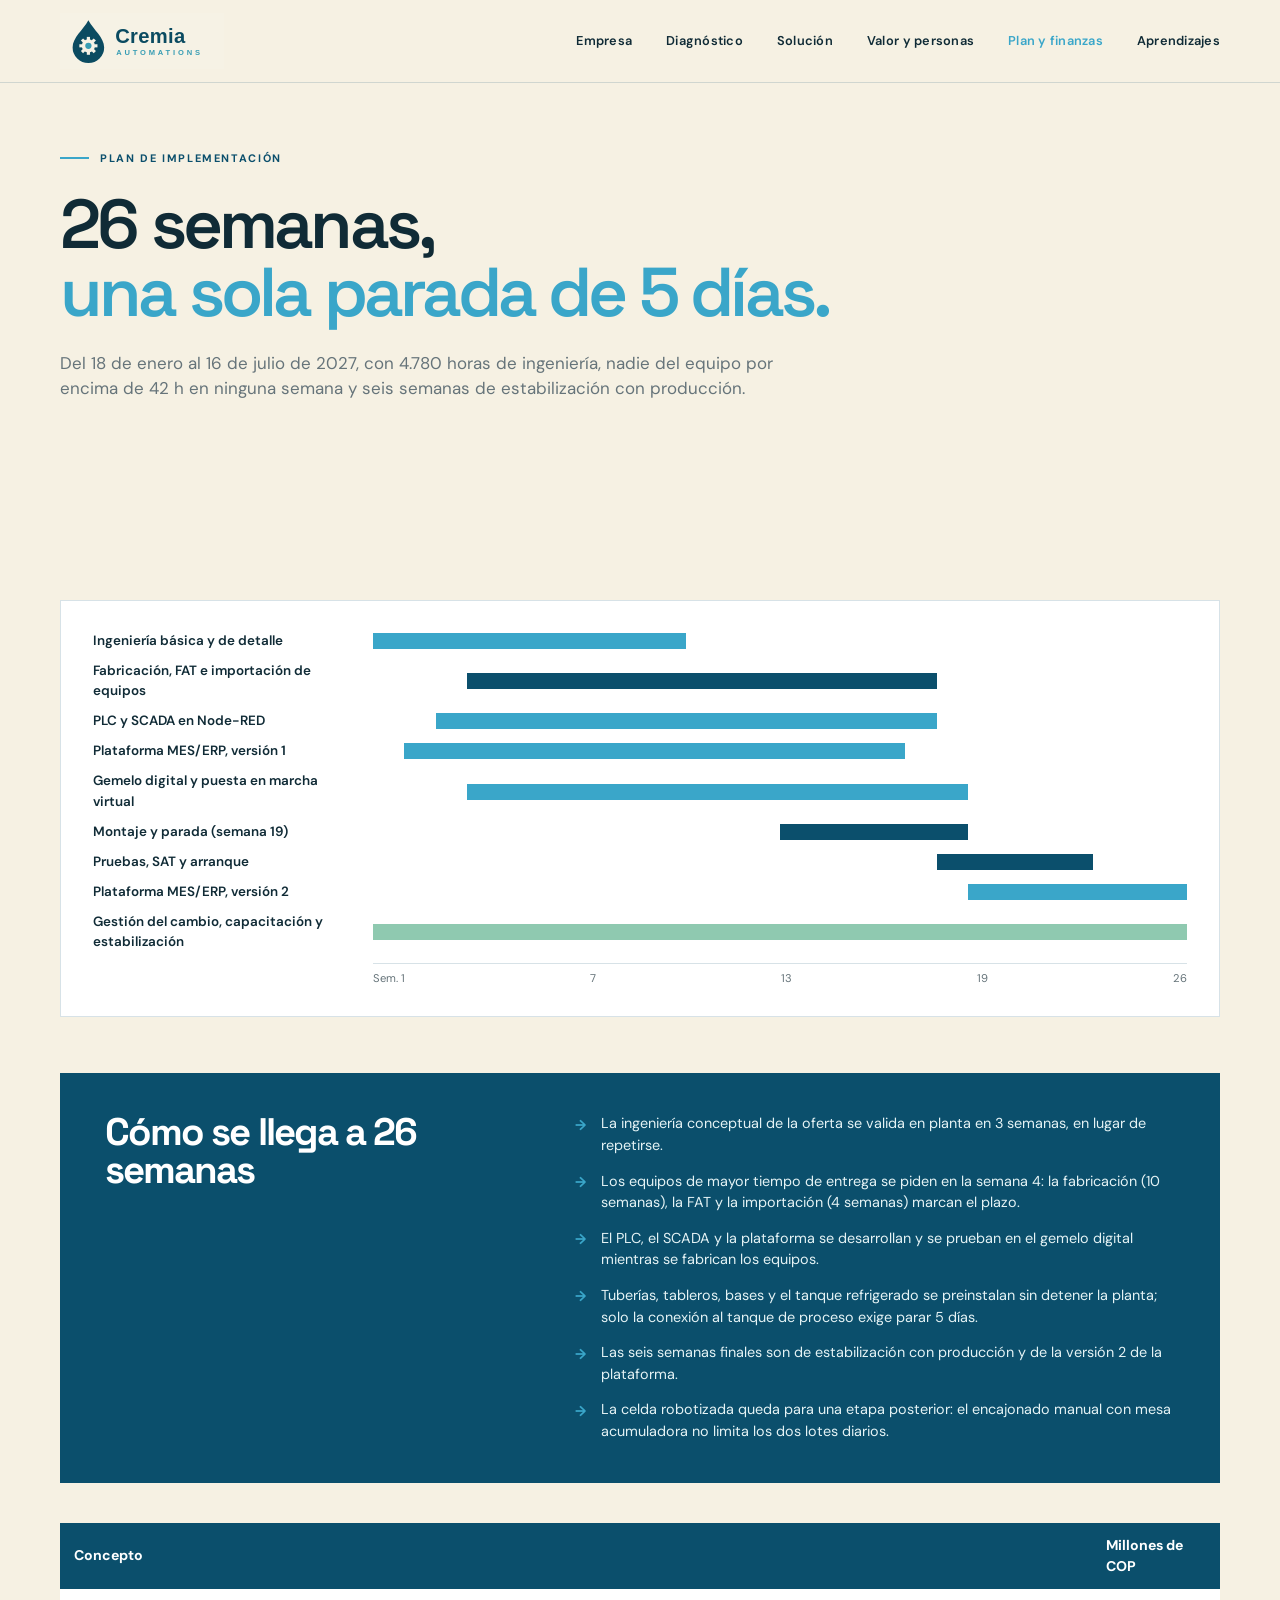
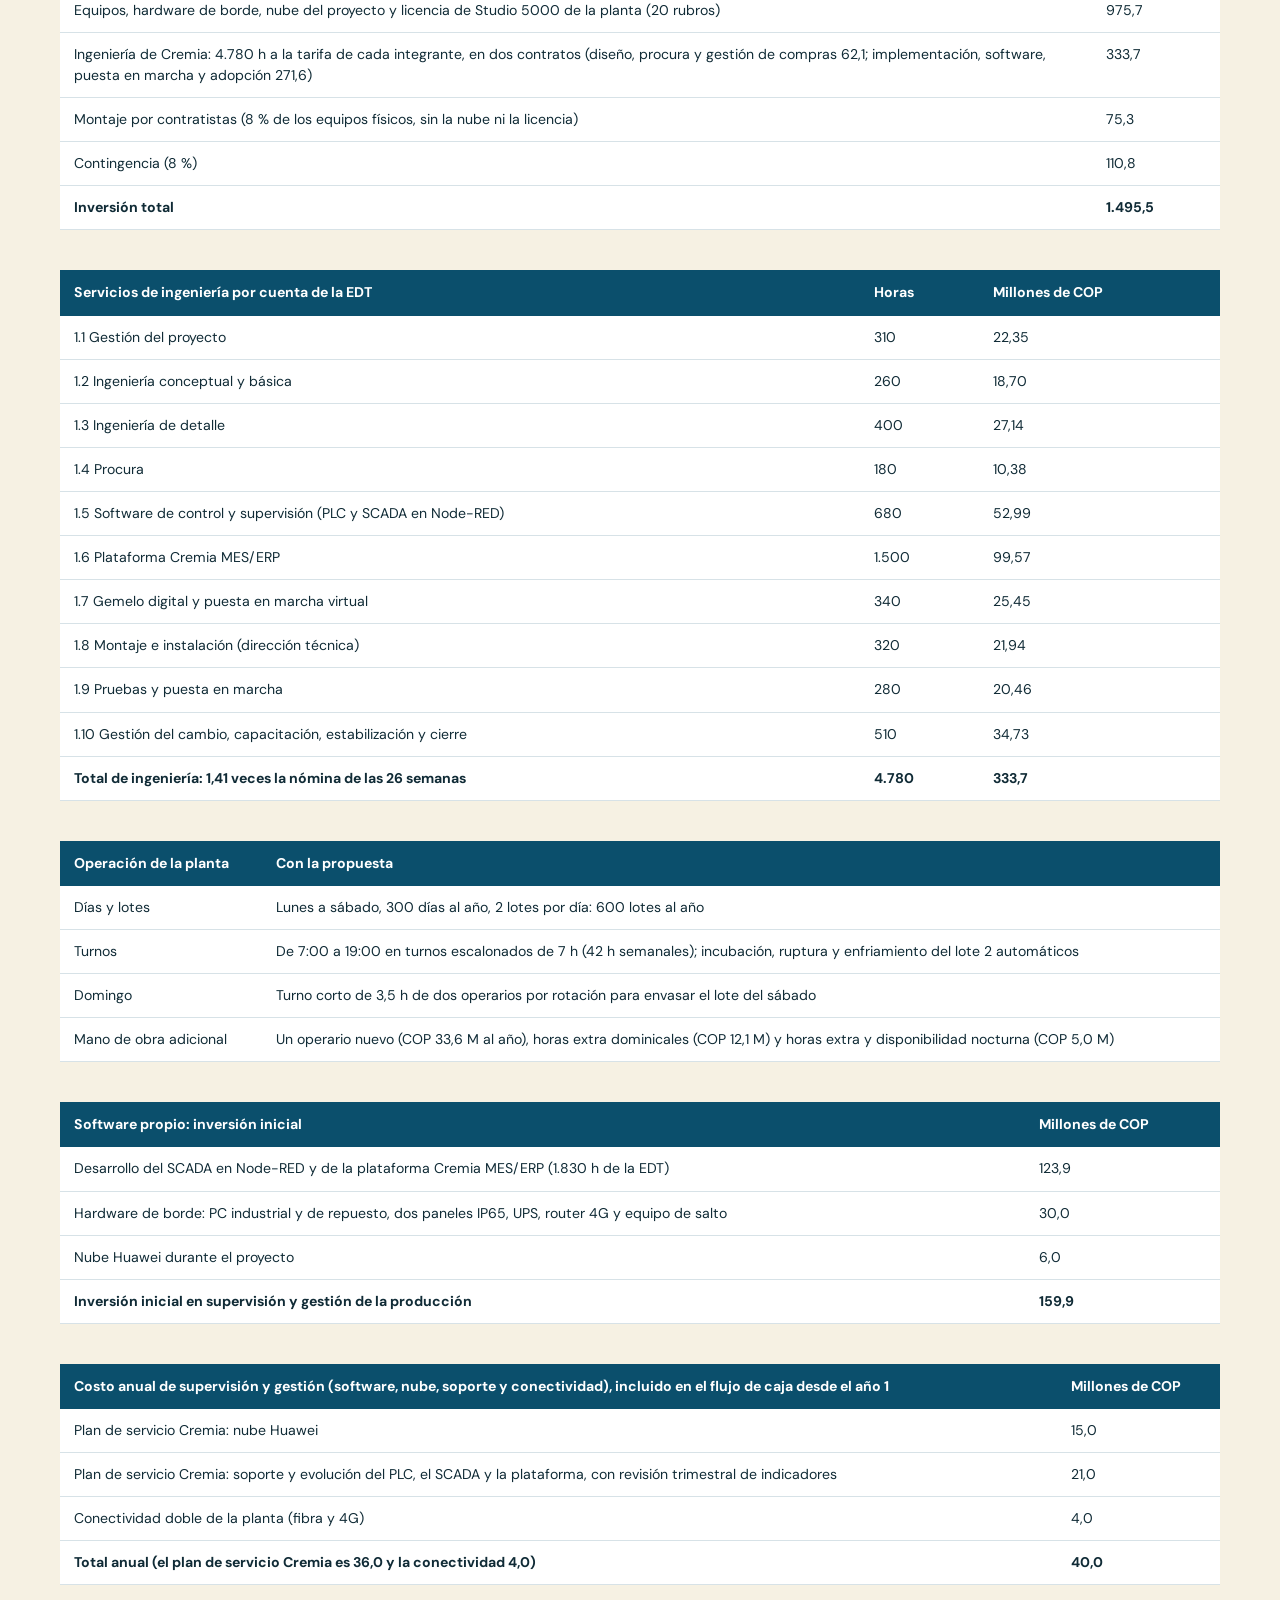
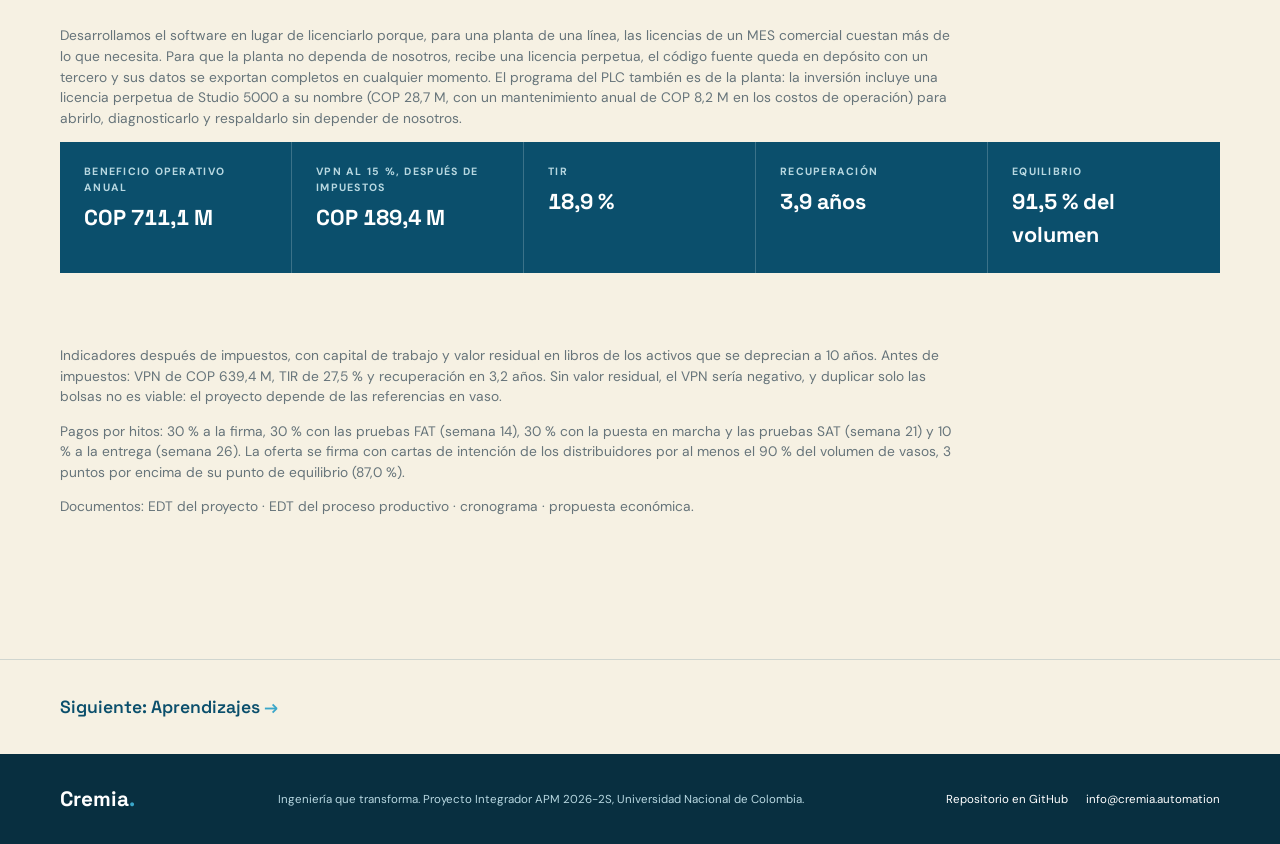
<file: docs/plan.html>
<!doctype html>
<html lang="es">
  <head>
    <meta charset="UTF-8" />
    <meta name="viewport" content="width=device-width, initial-scale=1.0" />
    <meta name="description" content="Cronograma de 26 semanas, contratos de ingeniería, inversión e indicadores financieros del proyecto." />
    <title>Plan y finanzas | Cremia Automations</title>
    <link rel="preconnect" href="https://fonts.googleapis.com" />
    <link rel="preconnect" href="https://fonts.gstatic.com" crossorigin />
    <link href="https://fonts.googleapis.com/css2?family=DM+Sans:wght@400;500;600;700&family=Space+Grotesk:wght@500;600;700&display=swap" rel="stylesheet" />
    <link rel="stylesheet" href="styles.css" />
  </head>

  <body>
    <header class="site-header">
      <div class="container nav-wrap">
        <a class="brand" href="index.html" aria-label="Cremia Automations, ir al inicio">
          <img src="images/logos-and-banners/logo_horizontal.svg" alt="Cremia Automations" />
        </a>
        <nav class="main-nav" aria-label="Navegación principal">
          <a href="empresa.html">Empresa</a>
          <a href="diagnostico.html">Diagnóstico</a>
          <a href="solucion.html">Solución</a>
          <a href="valor.html">Valor y personas</a>
          <a href="plan.html" aria-current="page">Plan y finanzas</a>
          <a href="aprendizajes.html">Aprendizajes</a>
        </nav>
      </div>
    </header>

    <main>
      <section class="page-hero">
        <div class="container">
          <p class="eyebrow"><span class="eyebrow-line"></span> Plan de implementación</p>
          <h1 class="page-title">26 semanas,<br /><span>una sola parada de 5 días.</span></h1>
          <p class="page-lede">Del 18 de enero al 16 de julio de 2027, con 4.780 horas de ingeniería, nadie del equipo por encima de 42 h en ninguna semana y seis semanas de estabilización con producción.</p>
        </div>
      </section>

      <section class="plan-section section">
        <div class="container">
          <div class="timeline" role="list">
            <div class="timeline-row" role="listitem"><span>Ingeniería básica y de detalle</span><div class="bar" style="--start:1;--end:10"></div></div>
            <div class="timeline-row" role="listitem"><span>Fabricación, FAT e importación de equipos</span><div class="bar bar-critical" style="--start:4;--end:18"></div></div>
            <div class="timeline-row" role="listitem"><span>PLC y SCADA en Node-RED</span><div class="bar" style="--start:3;--end:18"></div></div>
            <div class="timeline-row" role="listitem"><span>Plataforma MES/ERP, versión 1</span><div class="bar" style="--start:2;--end:17"></div></div>
            <div class="timeline-row" role="listitem"><span>Gemelo digital y puesta en marcha virtual</span><div class="bar" style="--start:4;--end:19"></div></div>
            <div class="timeline-row" role="listitem"><span>Montaje y parada (semana 19)</span><div class="bar bar-critical" style="--start:14;--end:19"></div></div>
            <div class="timeline-row" role="listitem"><span>Pruebas, SAT y arranque</span><div class="bar bar-critical" style="--start:19;--end:23"></div></div>
            <div class="timeline-row" role="listitem"><span>Plataforma MES/ERP, versión 2</span><div class="bar" style="--start:20;--end:26"></div></div>
            <div class="timeline-row" role="listitem"><span>Gestión del cambio, capacitación y estabilización</span><div class="bar bar-people" style="--start:1;--end:26"></div></div>
            <div class="timeline-scale" aria-hidden="true"><span>Sem. 1</span><span>7</span><span>13</span><span>19</span><span>26</span></div>
          </div>
          <div class="plan-reasons">
            <h3>Cómo se llega a 26 semanas</h3>
            <ul>
              <li>La ingeniería conceptual de la oferta se valida en planta en 3 semanas, en lugar de repetirse.</li>
              <li>Los equipos de mayor tiempo de entrega se piden en la semana 4: la fabricación (10 semanas), la FAT y la importación (4 semanas) marcan el plazo.</li>
              <li>El PLC, el SCADA y la plataforma se desarrollan y se prueban en el gemelo digital mientras se fabrican los equipos.</li>
              <li>Tuberías, tableros, bases y el tanque refrigerado se preinstalan sin detener la planta; solo la conexión al tanque de proceso exige parar 5 días.</li>
              <li>Las seis semanas finales son de estabilización con producción y de la versión 2 de la plataforma.</li>
              <li>La celda robotizada queda para una etapa posterior: el encajonado manual con mesa acumuladora no limita los dos lotes diarios.</li>
            </ul>
          </div>
          <div class="table-wrap">
            <table class="data-table">
              <thead><tr><th>Concepto</th><th>Millones de COP</th></tr></thead>
              <tbody>
                <tr><td>Equipos, hardware de borde, nube del proyecto y licencia de Studio 5000 de la planta (20 rubros)</td><td>975,7</td></tr>
                <tr><td>Ingeniería de Cremia: 4.780 h a la tarifa de cada integrante, en dos contratos (diseño, procura y gestión de compras 62,1; implementación, software, puesta en marcha y adopción 271,6)</td><td>333,7</td></tr>
                <tr><td>Montaje por contratistas (8 % de los equipos físicos, sin la nube ni la licencia)</td><td>75,3</td></tr>
                <tr><td>Contingencia (8 %)</td><td>110,8</td></tr>
                <tr><td><strong>Inversión total</strong></td><td><strong>1.495,5</strong></td></tr>
              </tbody>
            </table>
          </div>
          <div class="table-wrap">
            <table class="data-table">
              <thead><tr><th>Servicios de ingeniería por cuenta de la EDT</th><th>Horas</th><th>Millones de COP</th></tr></thead>
              <tbody>
                <tr><td>1.1 Gestión del proyecto</td><td>310</td><td>22,35</td></tr>
                <tr><td>1.2 Ingeniería conceptual y básica</td><td>260</td><td>18,70</td></tr>
                <tr><td>1.3 Ingeniería de detalle</td><td>400</td><td>27,14</td></tr>
                <tr><td>1.4 Procura</td><td>180</td><td>10,38</td></tr>
                <tr><td>1.5 Software de control y supervisión (PLC y SCADA en Node-RED)</td><td>680</td><td>52,99</td></tr>
                <tr><td>1.6 Plataforma Cremia MES/ERP</td><td>1.500</td><td>99,57</td></tr>
                <tr><td>1.7 Gemelo digital y puesta en marcha virtual</td><td>340</td><td>25,45</td></tr>
                <tr><td>1.8 Montaje e instalación (dirección técnica)</td><td>320</td><td>21,94</td></tr>
                <tr><td>1.9 Pruebas y puesta en marcha</td><td>280</td><td>20,46</td></tr>
                <tr><td>1.10 Gestión del cambio, capacitación, estabilización y cierre</td><td>510</td><td>34,73</td></tr>
                <tr><td><strong>Total de ingeniería: 1,41 veces la nómina de las 26 semanas</strong></td><td><strong>4.780</strong></td><td><strong>333,7</strong></td></tr>
              </tbody>
            </table>
          </div>
          <div class="table-wrap">
            <table class="data-table">
              <thead><tr><th>Operación de la planta</th><th>Con la propuesta</th></tr></thead>
              <tbody>
                <tr><td>Días y lotes</td><td>Lunes a sábado, 300 días al año, 2 lotes por día: 600 lotes al año</td></tr>
                <tr><td>Turnos</td><td>De 7:00 a 19:00 en turnos escalonados de 7 h (42 h semanales); incubación, ruptura y enfriamiento del lote 2 automáticos</td></tr>
                <tr><td>Domingo</td><td>Turno corto de 3,5 h de dos operarios por rotación para envasar el lote del sábado</td></tr>
                <tr><td>Mano de obra adicional</td><td>Un operario nuevo (COP 33,6 M al año), horas extra dominicales (COP 12,1 M) y horas extra y disponibilidad nocturna (COP 5,0 M)</td></tr>
              </tbody>
            </table>
          </div>
          <div class="table-wrap">
            <table class="data-table">
              <thead><tr><th>Software propio: inversión inicial</th><th>Millones de COP</th></tr></thead>
              <tbody>
                <tr><td>Desarrollo del SCADA en Node-RED y de la plataforma Cremia MES/ERP (1.830 h de la EDT)</td><td>123,9</td></tr>
                <tr><td>Hardware de borde: PC industrial y de repuesto, dos paneles IP65, UPS, router 4G y equipo de salto</td><td>30,0</td></tr>
                <tr><td>Nube Huawei durante el proyecto</td><td>6,0</td></tr>
                <tr><td><strong>Inversión inicial en supervisión y gestión de la producción</strong></td><td><strong>159,9</strong></td></tr>
              </tbody>
            </table>
          </div>
          <div class="table-wrap">
            <table class="data-table">
              <thead><tr><th>Costo anual de supervisión y gestión (software, nube, soporte y conectividad), incluido en el flujo de caja desde el año 1</th><th>Millones de COP</th></tr></thead>
              <tbody>
                <tr><td>Plan de servicio Cremia: nube Huawei</td><td>15,0</td></tr>
                <tr><td>Plan de servicio Cremia: soporte y evolución del PLC, el SCADA y la plataforma, con revisión trimestral de indicadores</td><td>21,0</td></tr>
                <tr><td>Conectividad doble de la planta (fibra y 4G)</td><td>4,0</td></tr>
                <tr><td><strong>Total anual (el plan de servicio Cremia es 36,0 y la conectividad 4,0)</strong></td><td><strong>40,0</strong></td></tr>
              </tbody>
            </table>
          </div>
          <p class="note">Desarrollamos el software en lugar de licenciarlo porque, para una planta de una línea, las licencias de un MES comercial cuestan más de lo que necesita. Para que la planta no dependa de nosotros, recibe una licencia perpetua, el código fuente queda en depósito con un tercero y sus datos se exportan completos en cualquier momento. El programa del PLC también es de la planta: la inversión incluye una licencia perpetua de Studio 5000 a su nombre (COP 28,7 M, con un mantenimiento anual de COP 8,2 M en los costos de operación) para abrirlo, diagnosticarlo y respaldarlo sin depender de nosotros.</p>
          <div class="finance-strip">
            <div><span>Beneficio operativo anual</span><strong>COP 711,1 M</strong></div>
            <div><span>VPN al 15 %, después de impuestos</span><strong>COP 189,4 M</strong></div>
            <div><span>TIR</span><strong>18,9 %</strong></div>
            <div><span>Recuperación</span><strong>3,9 años</strong></div>
            <div><span>Equilibrio</span><strong>91,5 % del volumen</strong></div>
          </div>
          <p class="note">Indicadores después de impuestos, con capital de trabajo y valor residual en libros de los activos que se deprecian a 10 años. Antes de impuestos: VPN de COP 639,4 M, TIR de 27,5 % y recuperación en 3,2 años. Sin valor residual, el VPN sería negativo, y duplicar solo las bolsas no es viable: el proyecto depende de las referencias en vaso.</p>
          <p class="note">Pagos por hitos: 30 % a la firma, 30 % con las pruebas FAT (semana 14), 30 % con la puesta en marcha y las pruebas SAT (semana 21) y 10 % a la entrega (semana 26). La oferta se firma con cartas de intención de los distribuidores por al menos el 90 % del volumen de vasos, 3 puntos por encima de su punto de equilibrio (87,0 %).</p>
          <p class="note">Documentos: <a href="https://github.com/dcortesav/Cremia-Automations/blob/main/3-planeacion-y-evaluacion-del-proyecto/EDTs/Proyecto/4_EDT_Proyecto_TDI_Yogur.md">EDT del proyecto</a> · <a href="https://github.com/dcortesav/Cremia-Automations/blob/main/3-planeacion-y-evaluacion-del-proyecto/EDTs/Proceso/EDT_Proceso_Yogur.md">EDT del proceso productivo</a> · <a href="https://github.com/dcortesav/Cremia-Automations/blob/main/3-planeacion-y-evaluacion-del-proyecto/Cronograma_Proyecto_TDI_Yogur.md">cronograma</a> · <a href="https://github.com/dcortesav/Cremia-Automations/blob/main/3-planeacion-y-evaluacion-del-proyecto/Propuesta_Economica_y_Comercial.md">propuesta económica</a>.</p>
        </div>
      </section>
      <div class="next-page"><div class="container"><a href="aprendizajes.html">Siguiente: Aprendizajes <span aria-hidden="true">→</span></a></div></div>
    </main>

    <footer class="site-footer">
      <div class="container footer-wrap">
        <a class="footer-brand" href="index.html">Cremia<span>.</span></a>
        <p>Ingeniería que transforma. Proyecto Integrador APM 2026-2S, Universidad Nacional de Colombia.</p>
        <div class="footer-links"><a href="https://github.com/dcortesav/Cremia-Automations">Repositorio en GitHub</a><span class="footer-mail">info@cremia.automation</span></div>
      </div>
    </footer>
  </body>
</html>
</file>
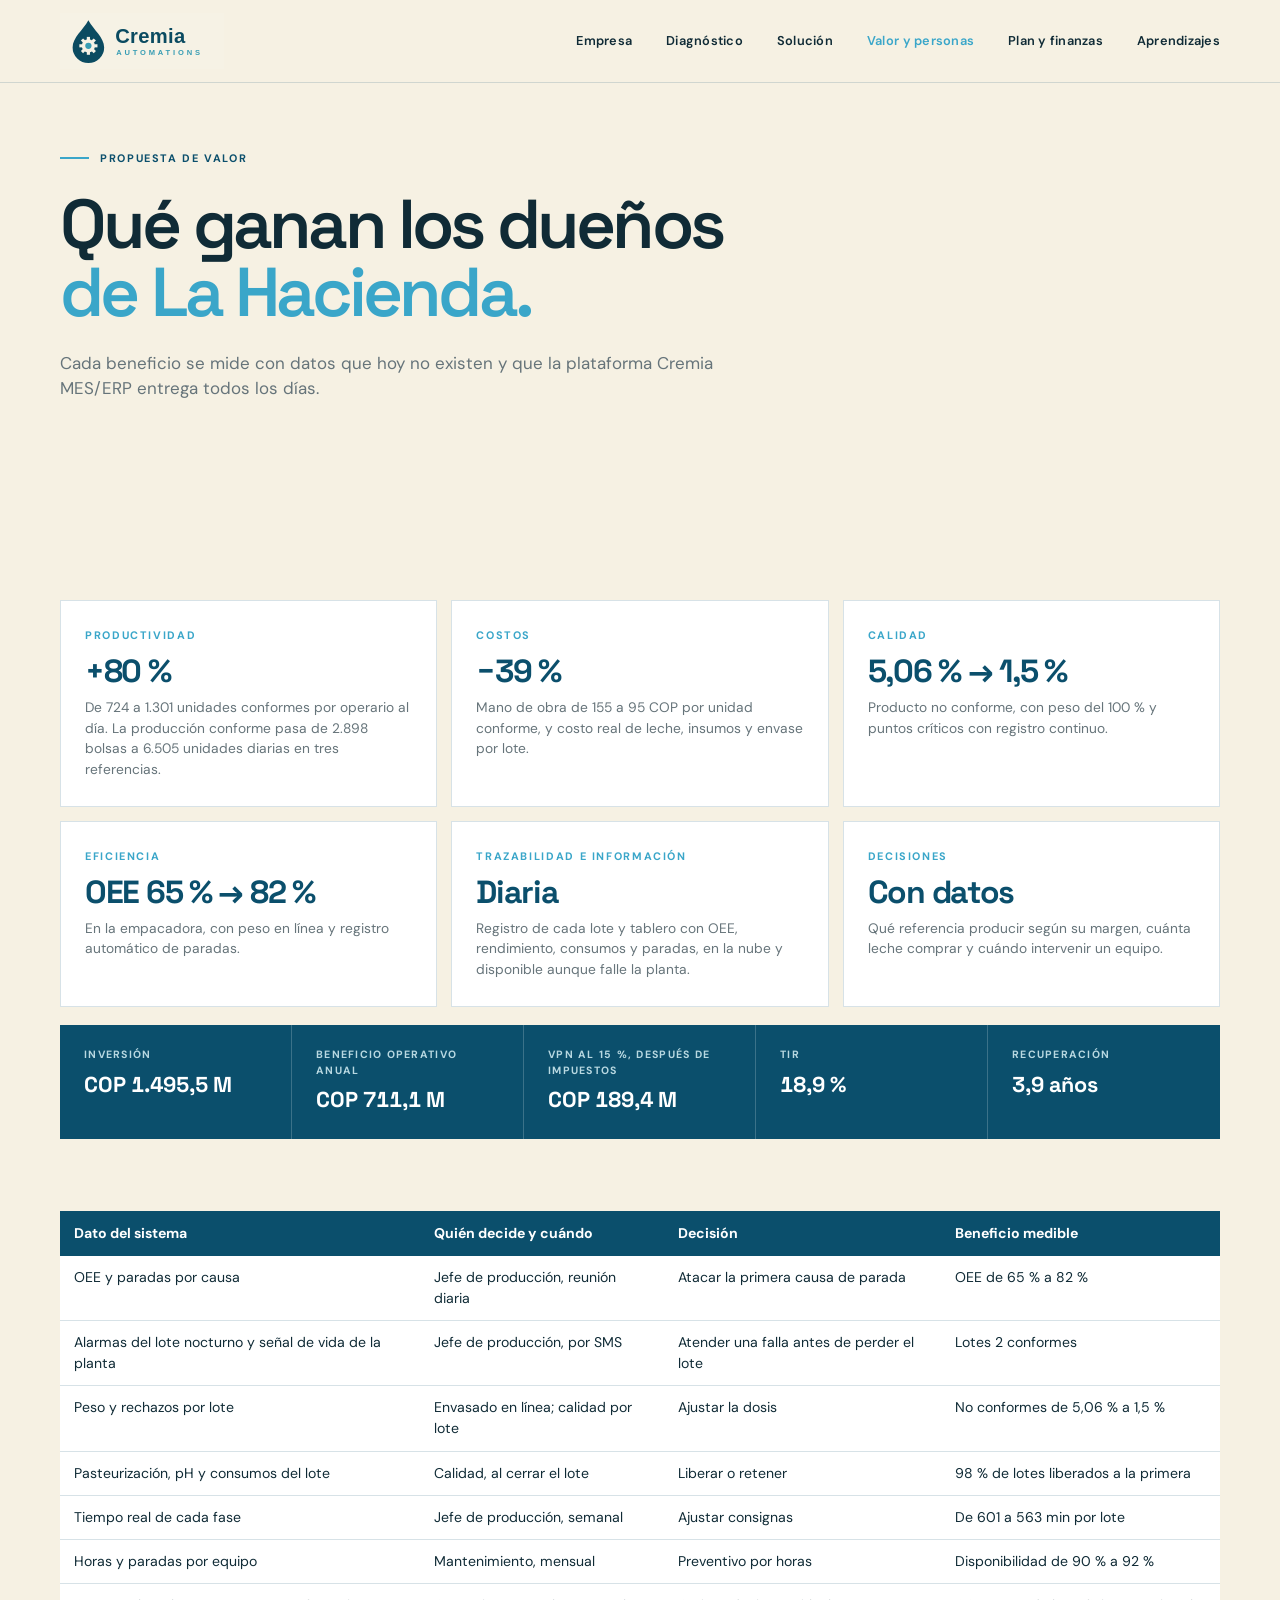
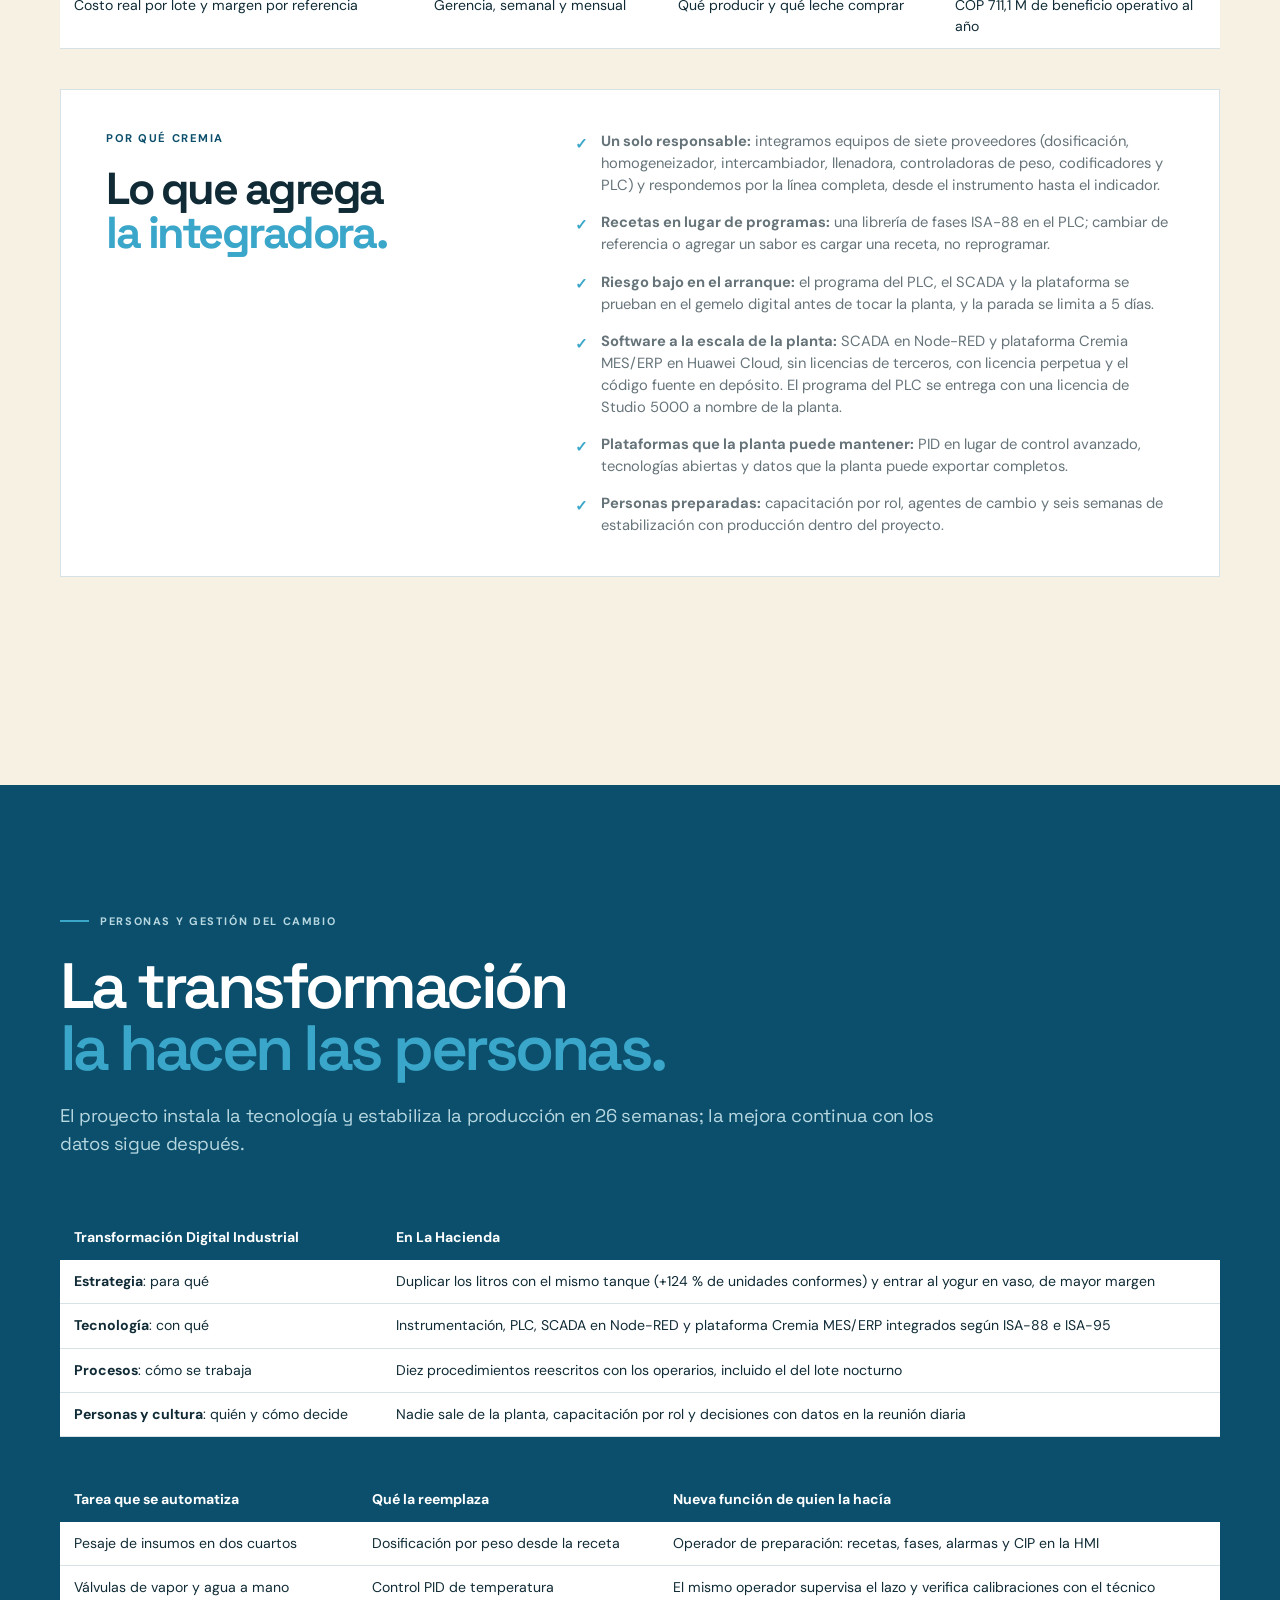
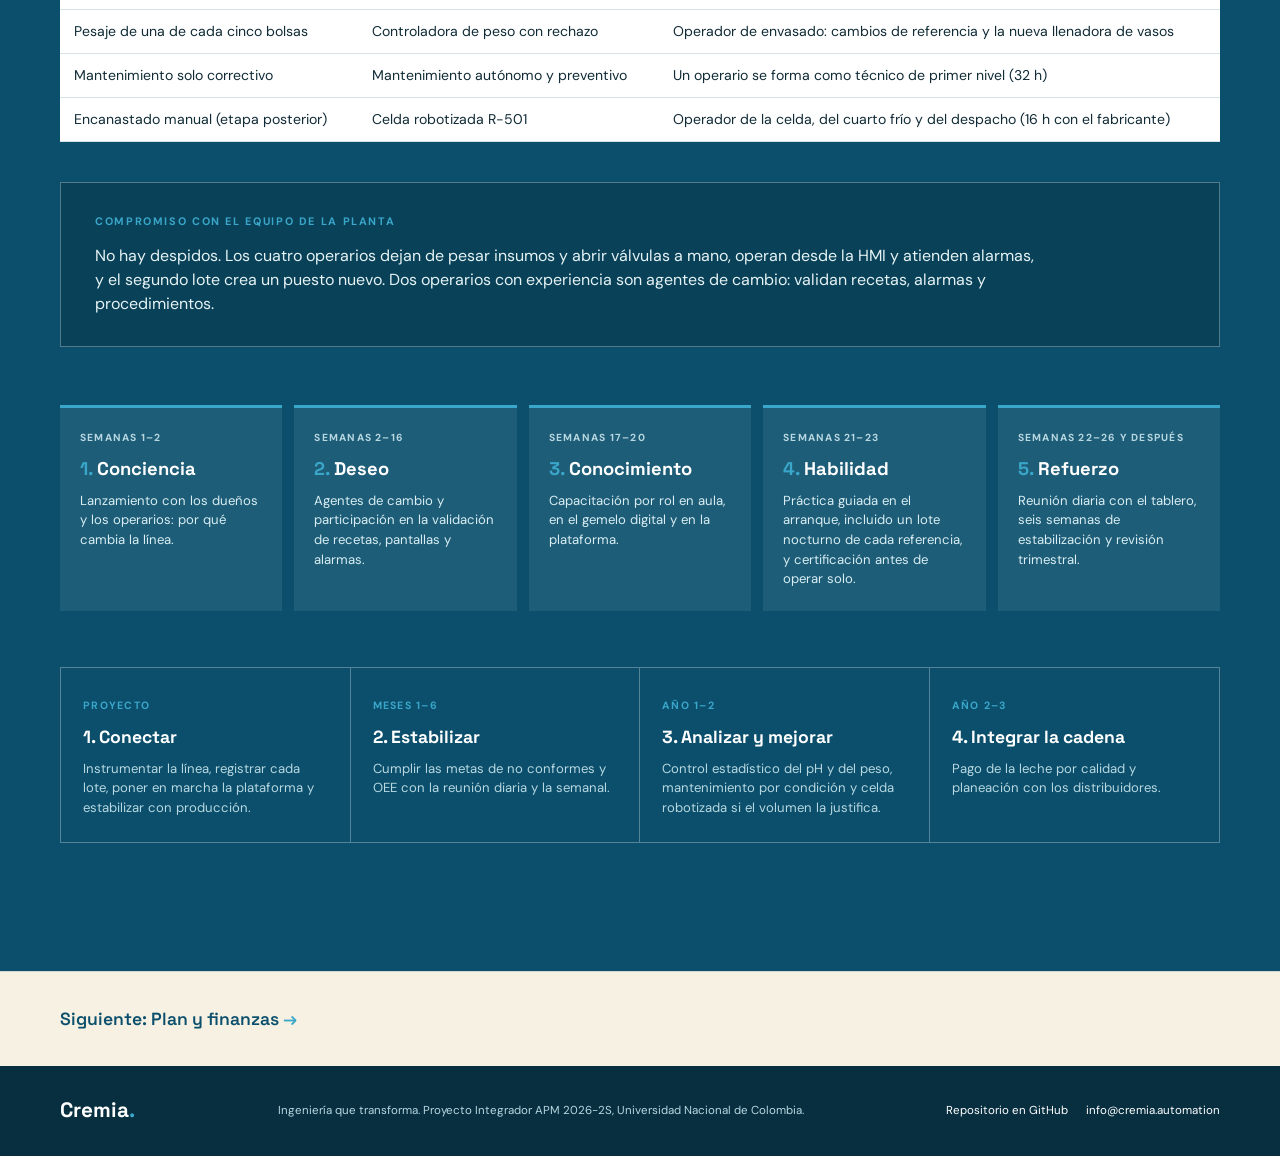
<file: docs/valor.html>
<!doctype html>
<html lang="es">
  <head>
    <meta charset="UTF-8" />
    <meta name="viewport" content="width=device-width, initial-scale=1.0" />
    <meta name="description" content="Beneficios para los dueños de La Hacienda y plan de gestión del cambio para las personas de la planta." />
    <title>Valor y personas | Cremia Automations</title>
    <link rel="preconnect" href="https://fonts.googleapis.com" />
    <link rel="preconnect" href="https://fonts.gstatic.com" crossorigin />
    <link href="https://fonts.googleapis.com/css2?family=DM+Sans:wght@400;500;600;700&family=Space+Grotesk:wght@500;600;700&display=swap" rel="stylesheet" />
    <link rel="stylesheet" href="styles.css" />
  </head>

  <body>
    <header class="site-header">
      <div class="container nav-wrap">
        <a class="brand" href="index.html" aria-label="Cremia Automations, ir al inicio">
          <img src="images/logos-and-banners/logo_horizontal.svg" alt="Cremia Automations" />
        </a>
        <nav class="main-nav" aria-label="Navegación principal">
          <a href="empresa.html">Empresa</a>
          <a href="diagnostico.html">Diagnóstico</a>
          <a href="solucion.html">Solución</a>
          <a href="valor.html" aria-current="page">Valor y personas</a>
          <a href="plan.html">Plan y finanzas</a>
          <a href="aprendizajes.html">Aprendizajes</a>
        </nav>
      </div>
    </header>

    <main>
      <section class="page-hero">
        <div class="container">
          <p class="eyebrow"><span class="eyebrow-line"></span> Propuesta de valor</p>
          <h1 class="page-title">Qué ganan los dueños<br /><span>de La Hacienda.</span></h1>
          <p class="page-lede">Cada beneficio se mide con datos que hoy no existen y que la plataforma Cremia MES/ERP entrega todos los días.</p>
        </div>
      </section>

      <section class="value-section section">
        <div class="container">
          <div class="metric-grid">
            <article class="metric-card"><span class="metric-label">Productividad</span><strong>+80 %</strong><p>De 724 a 1.301 unidades conformes por operario al día. La producción conforme pasa de 2.898 bolsas a 6.505 unidades diarias en tres referencias.</p></article>
            <article class="metric-card"><span class="metric-label">Costos</span><strong>−39 %</strong><p>Mano de obra de 155 a 95 COP por unidad conforme, y costo real de leche, insumos y envase por lote.</p></article>
            <article class="metric-card"><span class="metric-label">Calidad</span><strong>5,06 % → 1,5 %</strong><p>Producto no conforme, con peso del 100 % y puntos críticos con registro continuo.</p></article>
            <article class="metric-card"><span class="metric-label">Eficiencia</span><strong>OEE 65 % → 82 %</strong><p>En la empacadora, con peso en línea y registro automático de paradas.</p></article>
            <article class="metric-card"><span class="metric-label">Trazabilidad e información</span><strong>Diaria</strong><p>Registro de cada lote y tablero con OEE, rendimiento, consumos y paradas, en la nube y disponible aunque falle la planta.</p></article>
            <article class="metric-card"><span class="metric-label">Decisiones</span><strong>Con datos</strong><p>Qué referencia producir según su margen, cuánta leche comprar y cuándo intervenir un equipo.</p></article>
          </div>
          <div class="finance-strip">
            <div><span>Inversión</span><strong>COP 1.495,5 M</strong></div>
            <div><span>Beneficio operativo anual</span><strong>COP 711,1 M</strong></div>
            <div><span>VPN al 15 %, después de impuestos</span><strong>COP 189,4 M</strong></div>
            <div><span>TIR</span><strong>18,9 %</strong></div>
            <div><span>Recuperación</span><strong>3,9 años</strong></div>
          </div>
          <div class="table-wrap">
            <table class="data-table">
              <thead><tr><th>Dato del sistema</th><th>Quién decide y cuándo</th><th>Decisión</th><th>Beneficio medible</th></tr></thead>
              <tbody>
                <tr><td>OEE y paradas por causa</td><td>Jefe de producción, reunión diaria</td><td>Atacar la primera causa de parada</td><td>OEE de 65 % a 82 %</td></tr>
                <tr><td>Alarmas del lote nocturno y señal de vida de la planta</td><td>Jefe de producción, por SMS</td><td>Atender una falla antes de perder el lote</td><td>Lotes 2 conformes</td></tr>
                <tr><td>Peso y rechazos por lote</td><td>Envasado en línea; calidad por lote</td><td>Ajustar la dosis</td><td>No conformes de 5,06 % a 1,5 %</td></tr>
                <tr><td>Pasteurización, pH y consumos del lote</td><td>Calidad, al cerrar el lote</td><td>Liberar o retener</td><td>98 % de lotes liberados a la primera</td></tr>
                <tr><td>Tiempo real de cada fase</td><td>Jefe de producción, semanal</td><td>Ajustar consignas</td><td>De 601 a 563 min por lote</td></tr>
                <tr><td>Horas y paradas por equipo</td><td>Mantenimiento, mensual</td><td>Preventivo por horas</td><td>Disponibilidad de 90 % a 92 %</td></tr>
                <tr><td>Costo real por lote y margen por referencia</td><td>Gerencia, semanal y mensual</td><td>Qué producir y qué leche comprar</td><td>COP 711,1 M de beneficio operativo al año</td></tr>
              </tbody>
            </table>
          </div>
          <div class="impact-box plain-box">
            <div>
              <p class="solution-kicker">Por qué Cremia</p>
              <h3>Lo que agrega<br /><span>la integradora.</span></h3>
            </div>
            <ul>
              <li><strong>Un solo responsable:</strong> integramos equipos de siete proveedores (dosificación, homogeneizador, intercambiador, llenadora, controladoras de peso, codificadores y PLC) y respondemos por la línea completa, desde el instrumento hasta el indicador.</li>
              <li><strong>Recetas en lugar de programas:</strong> una librería de fases ISA-88 en el PLC; cambiar de referencia o agregar un sabor es cargar una receta, no reprogramar.</li>
              <li><strong>Riesgo bajo en el arranque:</strong> el programa del PLC, el SCADA y la plataforma se prueban en el gemelo digital antes de tocar la planta, y la parada se limita a 5 días.</li>
              <li><strong>Software a la escala de la planta:</strong> SCADA en Node-RED y plataforma Cremia MES/ERP en Huawei Cloud, sin licencias de terceros, con licencia perpetua y el código fuente en depósito. El programa del PLC se entrega con una licencia de Studio 5000 a nombre de la planta.</li>
              <li><strong>Plataformas que la planta puede mantener:</strong> PID en lugar de control avanzado, tecnologías abiertas y datos que la planta puede exportar completos.</li>
              <li><strong>Personas preparadas:</strong> capacitación por rol, agentes de cambio y seis semanas de estabilización con producción dentro del proyecto.</li>
            </ul>
          </div>
        </div>
      </section>

      <section class="people-section section dark-section">
        <div class="container">
          <div class="diagnostic-heading">
            <p class="eyebrow eyebrow-light"><span class="eyebrow-line"></span> Personas y gestión del cambio</p>
            <h2>La transformación<br /><span>la hacen las personas.</span></h2>
            <p class="diagnostic-subtitle">El proyecto instala la tecnología y estabiliza la producción en 26 semanas; la mejora continua con los datos sigue después.</p>
          </div>
          <div class="table-wrap">
            <table class="data-table">
              <thead><tr><th>Transformación Digital Industrial</th><th>En La Hacienda</th></tr></thead>
              <tbody>
                <tr><td><strong>Estrategia</strong>: para qué</td><td>Duplicar los litros con el mismo tanque (+124 % de unidades conformes) y entrar al yogur en vaso, de mayor margen</td></tr>
                <tr><td><strong>Tecnología</strong>: con qué</td><td>Instrumentación, PLC, SCADA en Node-RED y plataforma Cremia MES/ERP integrados según ISA-88 e ISA-95</td></tr>
                <tr><td><strong>Procesos</strong>: cómo se trabaja</td><td>Diez procedimientos reescritos con los operarios, incluido el del lote nocturno</td></tr>
                <tr><td><strong>Personas y cultura</strong>: quién y cómo decide</td><td>Nadie sale de la planta, capacitación por rol y decisiones con datos en la reunión diaria</td></tr>
              </tbody>
            </table>
          </div>
          <div class="table-wrap">
            <table class="data-table">
              <thead><tr><th>Tarea que se automatiza</th><th>Qué la reemplaza</th><th>Nueva función de quien la hacía</th></tr></thead>
              <tbody>
                <tr><td>Pesaje de insumos en dos cuartos</td><td>Dosificación por peso desde la receta</td><td>Operador de preparación: recetas, fases, alarmas y CIP en la HMI</td></tr>
                <tr><td>Válvulas de vapor y agua a mano</td><td>Control PID de temperatura</td><td>El mismo operador supervisa el lazo y verifica calibraciones con el técnico</td></tr>
                <tr><td>Pesaje de una de cada cinco bolsas</td><td>Controladora de peso con rechazo</td><td>Operador de envasado: cambios de referencia y la nueva llenadora de vasos</td></tr>
                <tr><td>Mantenimiento solo correctivo</td><td>Mantenimiento autónomo y preventivo</td><td>Un operario se forma como técnico de primer nivel (32 h)</td></tr>
                <tr><td>Encanastado manual (etapa posterior)</td><td>Celda robotizada R-501</td><td>Operador de la celda, del cuarto frío y del despacho (16 h con el fabricante)</td></tr>
              </tbody>
            </table>
          </div>
          <div class="context-banner">
            <span class="context-label">Compromiso con el equipo de la planta</span>
            <p>No hay despidos. Los cuatro operarios dejan de pesar insumos y abrir válvulas a mano, operan desde la HMI y atienden alarmas, y el segundo lote crea un puesto nuevo. Dos operarios con experiencia son agentes de cambio: validan recetas, alarmas y procedimientos.</p>
          </div>
          <ol class="adkar-steps">
            <li><span>Semanas 1–2</span><strong>Conciencia</strong><p>Lanzamiento con los dueños y los operarios: por qué cambia la línea.</p></li>
            <li><span>Semanas 2–16</span><strong>Deseo</strong><p>Agentes de cambio y participación en la validación de recetas, pantallas y alarmas.</p></li>
            <li><span>Semanas 17–20</span><strong>Conocimiento</strong><p>Capacitación por rol en aula, en el gemelo digital y en la plataforma.</p></li>
            <li><span>Semanas 21–23</span><strong>Habilidad</strong><p>Práctica guiada en el arranque, incluido un lote nocturno de cada referencia, y certificación antes de operar solo.</p></li>
            <li><span>Semanas 22–26 y después</span><strong>Refuerzo</strong><p>Reunión diaria con el tablero, seis semanas de estabilización y revisión trimestral.</p></li>
          </ol>
          <div class="roadmap">
            <article><span>Proyecto</span><h3>1. Conectar</h3><p>Instrumentar la línea, registrar cada lote, poner en marcha la plataforma y estabilizar con producción.</p></article>
            <article><span>Meses 1–6</span><h3>2. Estabilizar</h3><p>Cumplir las metas de no conformes y OEE con la reunión diaria y la semanal.</p></article>
            <article><span>Año 1–2</span><h3>3. Analizar y mejorar</h3><p>Control estadístico del pH y del peso, mantenimiento por condición y celda robotizada si el volumen la justifica.</p></article>
            <article><span>Año 2–3</span><h3>4. Integrar la cadena</h3><p>Pago de la leche por calidad y planeación con los distribuidores.</p></article>
          </div>
        </div>
      </section>
      <div class="next-page"><div class="container"><a href="plan.html">Siguiente: Plan y finanzas <span aria-hidden="true">→</span></a></div></div>
    </main>

    <footer class="site-footer">
      <div class="container footer-wrap">
        <a class="footer-brand" href="index.html">Cremia<span>.</span></a>
        <p>Ingeniería que transforma. Proyecto Integrador APM 2026-2S, Universidad Nacional de Colombia.</p>
        <div class="footer-links"><a href="https://github.com/dcortesav/Cremia-Automations">Repositorio en GitHub</a><span class="footer-mail">info@cremia.automation</span></div>
      </div>
    </footer>
  </body>
</html>
</file>
<file: docs/styles.css>
:root {
  --cream: #f6f1e3;
  --blue: #0b4f6c;
  --accent: #3aa6c9;
  --ink: #102b36;
  --muted: #66747a;
  --dark: #082f40;
  --line: rgba(11, 79, 108, 0.16);
  --container: 1160px;
}

* { box-sizing: border-box; }
html { scroll-behavior: smooth; }
body {
  margin: 0;
  background: var(--cream);
  color: var(--ink);
  font-family: "DM Sans", sans-serif;
  line-height: 1.5;
}
a { color: inherit; text-decoration: none; }
img { display: block; max-width: 100%; }
.container { width: min(var(--container), calc(100% - 64px)); margin: 0 auto; }
.section { padding: 128px 0; }
.site-header {
  position: fixed; z-index: 10; top: 0; width: 100%;
  background: rgba(246, 241, 227, 0.92); border-bottom: 1px solid var(--line);
  backdrop-filter: blur(16px);
}
.nav-wrap { display: flex; align-items: center; justify-content: space-between; min-height: 82px; }
.brand img { width: 164px; height: auto; mix-blend-mode: multiply; }
.main-nav { display: flex; align-items: center; gap: 34px; font-size: 0.8rem; font-weight: 600; letter-spacing: 0.02em; }
.main-nav a { transition: color .2s ease; }
.main-nav a:hover { color: var(--accent); }
.main-nav .nav-cta { padding: 12px 17px; color: white; background: var(--blue); border-radius: 3px; }
.main-nav .nav-cta span, .button span { margin-left: 11px; font-size: 1.1em; }
h1, h2, h3, p { margin-top: 0; }
h1, h2 { font-family: "Space Grotesk", sans-serif; line-height: .98; letter-spacing: -.055em; }
h1 { max-width: 680px; margin-bottom: 26px; font-size: clamp(3.5rem, 7.2vw, 6.9rem); font-weight: 600; }
h1 em, h2 span { color: var(--accent); font-style: normal; }
h2 { margin-bottom: 0; font-size: clamp(2.5rem, 5vw, 4.6rem); font-weight: 600; }
.eyebrow { display: flex; align-items: center; gap: 11px; margin-bottom: 25px; color: var(--blue); font-size: .68rem; font-weight: 700; letter-spacing: .15em; text-transform: uppercase; }
.eyebrow-line { width: 29px; height: 2px; background: var(--accent); }
.eyebrow-light { color: #b8d8e1; }
.hero { overflow: hidden; padding-top: 120px; }
#inicio { padding-bottom: 20px; }
.hero-grid { display: grid; grid-template-columns: 1.05fr .95fr; align-items: center; min-height: 500px; }
.hero-description { max-width: 425px; margin-bottom: 34px; color: var(--muted); font-size: 1.06rem; }
.button { display: inline-flex; align-items: center; padding: 16px 21px; font-size: .82rem; font-weight: 700; transition: transform .2s ease, background .2s ease; }
.button:hover { transform: translateY(-3px); }
.button-primary { color: white; background: var(--blue); }
.button-primary:hover { background: var(--dark); }
.hero-meta { display: grid; grid-column: 1 / -1; grid-template-columns: repeat(3, 1fr); margin-top: 72px; }
.hero-meta div { display: flex; gap: 14px; align-items: flex-start; min-height: 72px; border-left: 1px solid var(--line); padding: 0 24px; }
.hero-meta strong { color: var(--accent); font-family: "Space Grotesk"; font-size: .95rem; }
.hero-meta span { color: var(--muted); font-size: .8rem; line-height: 1.35; text-transform: uppercase; letter-spacing: .08em; }
.hero-art { position: relative; height: 470px; }
.art-orbit { position: absolute; border: 1px solid rgba(11, 79, 108, .22); border-radius: 50%; transform: rotate(-26deg); }
.orbit-one { width: 380px; height: 235px; top: 105px; left: 85px; }
.orbit-two { width: 235px; height: 380px; top: 30px; left: 160px; transform: rotate(36deg); border-color: rgba(58, 166, 201, .45); }
.art-core { position: absolute; top: 150px; left: 197px; display: grid; place-items: center; width: 145px; height: 145px; border-radius: 50%; background: white; box-shadow: 0 12px 32px rgba(11,79,108,.15); }
.art-core img { width: 65px; }
.art-core span { position: absolute; top: 113px; color: var(--blue); font-size: .48rem; font-weight: 600; letter-spacing: .12em; text-align: center; }
.art-core b { color: var(--accent); font-size: .4rem; }
.art-label { position: absolute; color: var(--blue); font-size: .56rem; font-weight: 700; letter-spacing: .16em; }
.label-top { top: 42px; left: 236px; }.label-right { top: 222px; right: 45px; }.label-left { top: 222px; left: 20px; }.label-bottom { bottom: 32px; left: 195px; }
.team-block { margin-top: 0; }.team-section { padding-top: 10px; }.section-heading { display: flex; justify-content: space-between; align-items: end; gap: 40px; margin-bottom: 20px; }
.section-heading > p { max-width: 310px; margin-bottom: 5px; color: var(--muted); font-size: .94rem; }
.team-heading { gap: 80px; margin-bottom: 56px; padding: 30px 0 34px; }
.team-heading > div { flex: 1; }
.team-heading > p { max-width: 360px; margin-bottom: 4px; font-size: 1rem; }
.team-grid { display: grid; grid-template-columns: repeat(6, 1fr); gap: 13px; }
.member-card { position: relative; overflow: hidden; min-height: 285px; background: var(--blue); color: white; }
.member-card img { width: 100%; height: 285px; object-fit: cover; filter: grayscale(20%); transition: transform .5s ease; }
.member-card:hover img { transform: scale(1.05); }
.member-card:after { position: absolute; inset: 35% 0 0; background: linear-gradient(transparent, rgba(6, 35, 48, .93)); content: ""; }
.member-featured { grid-column: span 2; }.member-featured img { height: 370px; }.member-featured { min-height: 370px; }
.member-info { position: absolute; z-index: 1; bottom: 20px; left: 18px; }.member-info h3 { margin-bottom: 3px; font-family: "Space Grotesk"; font-size: .98rem; }.member-info p { margin: 0; color: #b7dbe5; font-size: .65rem; text-transform: uppercase; letter-spacing: .08em; }
.member-index { position: absolute; z-index: 1; top: 15px; right: 15px; color: rgba(255,255,255,.7); font-size: .68rem; }
.dark-section { color: white; background: var(--blue); }
.diagnostic { padding-bottom: 140px; }
.diagnostic-heading { max-width: 900px; margin-bottom: 58px; }
.diagnostic-heading h2 { margin-bottom: 22px; }
.diagnostic-subtitle { margin: 0; color: #b8d8e1; font-family: "Space Grotesk"; font-size: 1.15rem; letter-spacing: -.02em; }
.context-banner { margin-bottom: 58px; padding: 30px 34px; border: 1px solid rgba(255,255,255,.3); background: rgba(8, 47, 64, .45); }
.context-label { display: block; margin-bottom: 14px; color: var(--accent); font-size: .68rem; font-weight: 700; letter-spacing: .15em; text-transform: uppercase; }
.context-banner p { max-width: 950px; margin: 0; color: #e5f3f5; font-size: 1rem; }
.challenge-grid { display: grid; grid-template-columns: repeat(2, 1fr); gap: 16px; margin-bottom: 72px; }
.challenge-card { display: flex; gap: 20px; align-items: flex-start; min-height: 180px; padding: 28px; border: 1px solid rgba(255,255,255,.2); background: rgba(255,255,255,.08); }
.challenge-icon { flex: 0 0 auto; font-size: 2rem; line-height: 1; }
.challenge-card h3 { margin-bottom: 10px; font-family: "Space Grotesk"; font-size: 1.25rem; }
.challenge-card p { margin: 0; color: #b8d8e1; font-size: .9rem; }
.requirements { display: grid; grid-template-columns: .8fr 1.2fr; gap: 70px; padding: 42px 45px; color: var(--ink); background: var(--accent); }
.requirements .eyebrow { color: white; }
.requirements .eyebrow-line { background: white; }
.requirements-heading h3 { margin: 0; font-family: "Space Grotesk"; font-size: clamp(2rem, 3.5vw, 3.2rem); line-height: .98; letter-spacing: -.055em; }
.requirements-heading h3 span { color: var(--blue); }
.requirements-list { display: grid; gap: 18px; margin: 0; padding: 0; list-style: none; }
.requirements-list li { display: grid; grid-template-columns: 28px 1fr; gap: 12px; align-items: start; padding-bottom: 18px; border-bottom: 1px solid rgba(255,255,255,.45); }
.requirements-list li:last-child { padding-bottom: 0; border-bottom: 0; }
.requirements-list li > span { display: grid; place-items: center; width: 24px; height: 24px; color: var(--accent); background: white; border-radius: 50%; font-weight: 700; }
.requirements-list p { margin: 0; font-size: .9rem; line-height: 1.45; }
.requirements-list strong { font-family: "Space Grotesk"; }
.solution { color: white; background: var(--accent); }
.solution-heading { max-width: 980px; margin-bottom: 52px; }
.solution .eyebrow { color: #e3f5f8; }
.solution .eyebrow-line { background: white; }
.solution h2 { color: white; }
.solution h2 span { color: var(--blue); }
.solution-subtitle { max-width: 780px; margin: 22px 0 0; color: #e8f8fa; font-family: "Space Grotesk"; font-size: 1.15rem; }
.solution-summary { margin-bottom: 64px; padding: 28px 34px; border: 1px solid rgba(255,255,255,.45); background: rgba(8, 47, 64, .28); }
.solution-summary .context-label { color: white; }
.solution-summary p { max-width: 1000px; margin: 0; color: #f0fbfc; font-size: 1rem; }
.physical-model { display: grid; grid-template-columns: 1.15fr .85fr; gap: 54px; align-items: center; margin-bottom: 78px; }
.solution-kicker { margin: 0 0 20px; color: white; font-size: .7rem; font-weight: 700; letter-spacing: .14em; text-transform: uppercase; }
.solution-kicker span { color: var(--blue); }
.model-figure { margin: 0; }
.model-figure img { width: 100%; height: auto; border-radius: 5px; box-shadow: 0 18px 38px rgba(8, 47, 64, .28); transition: transform .3s ease, box-shadow .3s ease; }
.model-figure img:hover { transform: scale(1.015); box-shadow: 0 22px 45px rgba(8, 47, 64, .38); }
.model-figure figcaption { margin-top: 12px; color: #e8f8fa; font-size: .75rem; }
.unit-legend ul { display: grid; gap: 10px; margin: 0; padding: 0; list-style: none; }
.unit-legend li { display: grid; gap: 3px; padding: 13px 15px; border-left: 2px solid white; background: rgba(255,255,255,.1); }
.unit-legend strong { color: white; font-family: "Space Grotesk"; font-size: .9rem; }
.unit-legend span { color: #d8f0f3; font-size: .78rem; line-height: 1.35; }
.technology-pillars { margin-bottom: 78px; }
.pillars-heading { display: flex; justify-content: space-between; align-items: end; gap: 30px; margin-bottom: 28px; }
.pillars-heading .solution-kicker { margin: 0; }
.pillars-heading > p:last-child { max-width: 360px; margin: 0; color: #e8f8fa; font-size: .9rem; }
.pillar-grid { display: grid; grid-template-columns: repeat(3, 1fr); gap: 14px; }
.pillar-grid article { min-height: 220px; padding: 24px; color: var(--ink); background: #e8f8fa; }
.pillar-icon { display: block; margin-bottom: 17px; font-size: 1.8rem; line-height: 1; }
.pillar-grid h3 { margin-bottom: 9px; font-family: "Space Grotesk"; font-size: 1.08rem; }
.pillar-grid p { margin: 0; color: var(--muted); font-size: .82rem; line-height: 1.42; }
.impact-box { display: grid; grid-template-columns: .8fr 1.2fr; gap: 70px; align-items: start; margin-bottom: 80px; padding: 40px 45px; color: var(--ink); background: white; }
.impact-box .solution-kicker { color: var(--blue); }
.impact-box h3 { margin: 0; font-family: "Space Grotesk"; font-size: clamp(2rem, 3.5vw, 3.2rem); line-height: .98; letter-spacing: -.055em; }
.impact-box h3 span { color: var(--accent); }
.impact-box ul { display: grid; gap: 15px; margin: 0; padding: 0; list-style: none; }
.impact-box li { position: relative; padding-left: 26px; color: var(--muted); font-size: .92rem; }
.impact-box li::before { position: absolute; top: .2em; left: 0; color: var(--accent); content: "✓"; font-weight: 700; }
.solution-bottom { display: flex; align-items: center; gap: 17px; margin-top: 110px; color: rgba(255,255,255,.85); font-size: .65rem; font-weight: 700; letter-spacing: .11em; text-transform: uppercase; }.solution-line { height: 1px; flex: 1; background: rgba(255,255,255,.5); }
.value-section .section-heading { margin-bottom: 48px; }
.metric-grid { display: grid; grid-template-columns: repeat(3, 1fr); gap: 14px; margin-bottom: 18px; }
.metric-card { padding: 26px 24px; border: 1px solid var(--line); background: white; }
.metric-label { display: block; margin-bottom: 12px; color: var(--accent); font-size: .68rem; font-weight: 700; letter-spacing: .15em; text-transform: uppercase; }
.metric-card strong { display: block; margin-bottom: 10px; color: var(--blue); font-family: "Space Grotesk"; font-size: 2rem; letter-spacing: -.04em; line-height: 1; }
.metric-card p { margin: 0; color: var(--muted); font-size: .86rem; }
.finance-strip { display: grid; grid-template-columns: repeat(5, 1fr); margin-bottom: 72px; color: white; background: var(--blue); }
.finance-strip div { padding: 22px 24px; border-right: 1px solid rgba(255,255,255,.2); }
.finance-strip div:last-child { border-right: 0; }
.finance-strip span { display: block; margin-bottom: 6px; color: #b8d8e1; font-size: .66rem; font-weight: 700; letter-spacing: .12em; text-transform: uppercase; }
.finance-strip strong { font-family: "Space Grotesk"; font-size: 1.35rem; font-variant-numeric: tabular-nums; }
.control-box { display: grid; grid-template-columns: .95fr 1.05fr; gap: 60px; padding: 40px 45px; border: 1px solid var(--line); background: #fbf8f0; }
.control-box h3 { margin-bottom: 18px; font-family: "Space Grotesk"; font-size: clamp(1.8rem, 3vw, 2.6rem); line-height: .98; letter-spacing: -.05em; }
.control-box h3 span { color: var(--accent); }
.control-box > div > p:last-child { margin: 0; color: var(--muted); font-size: .92rem; }
.control-box ul { display: grid; gap: 12px; margin: 0; padding: 0; list-style: none; }
.control-box li { display: grid; gap: 3px; padding: 12px 15px; border-left: 2px solid var(--accent); background: white; }
.control-box li strong { color: var(--blue); font-family: "Space Grotesk"; font-size: .92rem; }
.control-box li span { color: var(--muted); font-size: .82rem; line-height: 1.4; }
.adkar-steps { display: grid; grid-template-columns: repeat(5, 1fr); gap: 12px; margin: 0 0 56px; padding: 0; list-style: none; counter-reset: paso; }
.adkar-steps li { padding: 22px 20px; border-top: 3px solid var(--accent); background: rgba(255,255,255,.08); counter-increment: paso; }
.adkar-steps span { display: block; margin-bottom: 10px; color: #b8d8e1; font-size: .64rem; font-weight: 700; letter-spacing: .12em; text-transform: uppercase; }
.adkar-steps strong { display: block; margin-bottom: 8px; font-family: "Space Grotesk"; font-size: 1.15rem; }
.adkar-steps strong::before { content: counter(paso) ". "; color: var(--accent); }
.adkar-steps p { margin: 0; color: #d8eef3; font-size: .82rem; }
.roadmap { display: grid; grid-template-columns: repeat(4, 1fr); gap: 0; border: 1px solid rgba(255,255,255,.3); }
.roadmap article { padding: 24px 22px; border-right: 1px solid rgba(255,255,255,.3); }
.roadmap article:last-child { border-right: 0; }
.roadmap span { color: var(--accent); font-size: .66rem; font-weight: 700; letter-spacing: .12em; text-transform: uppercase; }
.roadmap h3 { margin: 8px 0; font-family: "Space Grotesk"; font-size: 1.1rem; }
.roadmap p { margin: 0; color: #b8d8e1; font-size: .82rem; }
.plan-section .section-heading { margin-bottom: 44px; }
.timeline { display: grid; gap: 10px; margin-bottom: 56px; padding: 30px 32px; border: 1px solid var(--line); background: white; }
.timeline-row { display: grid; grid-template-columns: 260px 1fr; gap: 20px; align-items: center; }
.timeline-row > span { color: var(--ink); font-size: .84rem; font-weight: 600; }
.timeline-row .bar { position: relative; height: 16px; background: linear-gradient(90deg, transparent calc((var(--start) - 1) / 26 * 100%), var(--accent) calc((var(--start) - 1) / 26 * 100%), var(--accent) calc(var(--end) / 26 * 100%), transparent calc(var(--end) / 26 * 100%)); }
.timeline-row .bar-critical { background: linear-gradient(90deg, transparent calc((var(--start) - 1) / 26 * 100%), var(--blue) calc((var(--start) - 1) / 26 * 100%), var(--blue) calc(var(--end) / 26 * 100%), transparent calc(var(--end) / 26 * 100%)); }
.timeline-row .bar-people { background: linear-gradient(90deg, transparent calc((var(--start) - 1) / 26 * 100%), #8fc9b0 calc((var(--start) - 1) / 26 * 100%), #8fc9b0 calc(var(--end) / 26 * 100%), transparent calc(var(--end) / 26 * 100%)); }
.timeline-scale { display: flex; justify-content: space-between; margin-left: 280px; padding-top: 6px; border-top: 1px solid var(--line); color: var(--muted); font-size: .7rem; }
.plan-reasons { display: grid; grid-template-columns: .8fr 1.2fr; gap: 70px; padding: 40px 45px; color: white; background: var(--blue); }
.plan-reasons h3 { margin: 0; font-family: "Space Grotesk"; font-size: clamp(1.8rem, 3vw, 2.6rem); line-height: .98; letter-spacing: -.05em; }
.plan-reasons ul { display: grid; gap: 14px; margin: 0; padding: 0; list-style: none; }
.plan-reasons li { position: relative; padding-left: 26px; color: #e5f3f5; font-size: .9rem; }
.plan-reasons li::before { position: absolute; top: .1em; left: 0; color: var(--accent); content: "→"; font-weight: 700; }
.main-nav a[aria-current="page"] { color: var(--accent); }
.page-hero { padding: 150px 0 70px; }
.page-hero.dark-section { padding-bottom: 40px; }
.page-title { max-width: 900px; margin-bottom: 24px; font-size: clamp(2.6rem, 5.4vw, 4.8rem); }
.page-title span { color: var(--accent); }
.page-lede { max-width: 720px; margin: 0; color: var(--muted); font-size: 1.06rem; }
.dark-section .page-lede { color: #d8eef3; }
.summary-section { padding: 30px 0 110px; }
.summary-strip { margin-bottom: 26px; }
.link-grid { display: grid; grid-template-columns: repeat(4, 1fr); gap: 14px; }
.link-card { display: block; padding: 26px 24px; border: 1px solid var(--line); background: white; transition: transform .2s ease, border-color .2s ease; }
.link-card:hover, .link-card:focus-visible { transform: translateY(-3px); border-color: var(--accent); }
.link-card span { color: var(--accent); font-family: "Space Grotesk"; font-size: .9rem; }
.link-card h3 { margin: 10px 0 8px; font-family: "Space Grotesk"; font-size: 1.2rem; }
.link-card p { margin: 0; color: var(--muted); font-size: .86rem; }
.table-wrap { overflow-x: auto; margin: 40px 0; }
.data-table { width: 100%; border-collapse: collapse; font-size: .88rem; background: white; color: var(--ink); }
.data-table th { padding: 12px 14px; color: white; background: var(--blue); text-align: left; font-weight: 700; }
.data-table td { padding: 11px 14px; border-bottom: 1px solid var(--line); vertical-align: top; font-variant-numeric: tabular-nums; }
.data-table td.pending { color: var(--muted); font-style: italic; }
.light-table th { background: var(--dark); }
.oee-box { display: grid; grid-template-columns: .9fr 1.1fr; gap: 50px; align-items: center; margin-bottom: 40px; padding: 36px 40px; border: 1px solid rgba(255,255,255,.3); background: rgba(8,47,64,.45); }
.oee-box h3 { margin-bottom: 16px; font-family: "Space Grotesk"; font-size: clamp(1.8rem, 3vw, 2.6rem); line-height: .98; letter-spacing: -.05em; }
.oee-box h3 span { color: var(--accent); }
.oee-box p { margin: 0; color: #d8eef3; font-size: .9rem; }
.oee-box .table-wrap { margin: 0; }
.product-grid { display: grid; grid-template-columns: repeat(3, 1fr); gap: 14px; margin-bottom: 64px; }
.product-grid article { padding: 24px; border: 1px solid rgba(255,255,255,.45); background: rgba(8,47,64,.22); }
.product-grid span { color: var(--blue); font-family: "Space Grotesk"; font-weight: 700; }
.product-grid h3 { margin: 6px 0; font-family: "Space Grotesk"; font-size: 1.3rem; }
.product-grid p { margin: 0; color: #f0fbfc; font-size: .88rem; }
.control-box.on-accent { margin-bottom: 64px; color: var(--ink); }
.levels .solution-kicker { margin-bottom: 18px; }
.level-list { display: grid; gap: 8px; margin: 0; padding: 0; list-style: none; }
.level-list li { display: grid; grid-template-columns: 110px 1fr; gap: 4px 18px; padding: 16px 20px; color: var(--ink); background: #e8f8fa; }
.level-list li span { grid-row: span 2; color: var(--blue); font-family: "Space Grotesk"; font-weight: 700; }
.level-list li strong { font-family: "Space Grotesk"; }
.level-list li p { margin: 0; color: var(--muted); font-size: .84rem; }
.level-list .level-dmz { background: white; border-left: 4px solid var(--blue); }
.plain-box { margin-top: 20px; border: 1px solid var(--line); }
.learning-grid { display: grid; grid-template-columns: repeat(3, 1fr); gap: 14px; }
.learning-grid article { padding: 26px 24px; border-top: 3px solid var(--accent); background: white; }
.learning-grid h3 { margin-bottom: 10px; font-family: "Space Grotesk"; font-size: 1.12rem; }
.learning-grid p { margin: 0; color: var(--muted); font-size: .88rem; }
.note { max-width: 900px; color: var(--muted); font-size: .86rem; }
.next-page { padding: 34px 0; border-top: 1px solid var(--line); }
.next-page a { color: var(--blue); font-family: "Space Grotesk"; font-size: 1.1rem; font-weight: 600; }
.next-page a span { color: var(--accent); }
.footer-mail { color: white; }
.site-footer { color: #b8d8e1; background: var(--dark); }.footer-wrap { display: flex; align-items: center; justify-content: space-between; min-height: 90px; font-size: .72rem; }.footer-wrap p { margin: 0; }.footer-brand { color: white; font-family: "Space Grotesk"; font-size: 1.3rem; font-weight: 700; }.footer-brand span { color: var(--accent); }.footer-wrap a:last-child { color: white; }.footer-wrap a:last-child span { margin-left: 8px; color: var(--accent); }
@media (max-width: 900px) {
  .hero-grid { grid-template-columns: 1fr; gap: 50px; }.hero-art { max-width: 560px; width: 100%; margin: 0 auto; }.team-grid { grid-template-columns: repeat(3, 1fr); }.member-featured { grid-column: span 2; }.requirements { grid-template-columns: 1fr; gap: 35px; }.physical-model { grid-template-columns: 1fr; }.pillar-grid { grid-template-columns: repeat(2, 1fr); }.impact-box { grid-template-columns: 1fr; gap: 35px; }
  .metric-grid { grid-template-columns: repeat(2, 1fr); }.finance-strip { grid-template-columns: repeat(3, 1fr); }.finance-strip div { border-bottom: 1px solid rgba(255,255,255,.2); }.control-box, .plan-reasons { grid-template-columns: 1fr; gap: 30px; }.adkar-steps { grid-template-columns: repeat(2, 1fr); }.roadmap { grid-template-columns: repeat(2, 1fr); }.timeline-row { grid-template-columns: 180px 1fr; }.timeline-scale { margin-left: 200px; }
  .link-grid { grid-template-columns: repeat(2, 1fr); }.oee-box { grid-template-columns: 1fr; gap: 30px; }.product-grid, .learning-grid { grid-template-columns: repeat(2, 1fr); }.main-nav { gap: 18px; }
}
@media (max-width: 650px) {
  .container { width: min(100% - 36px, var(--container)); }.section { padding: 85px 0; }.site-header { position: absolute; }.nav-wrap { min-height: 70px; }.brand img { width: 138px; }.main-nav { gap: 12px; font-size: .68rem; }.nav-wrap { flex-wrap: wrap; padding: 10px 0; }.main-nav { width: 100%; overflow-x: auto; padding-bottom: 6px; white-space: nowrap; }.main-nav .nav-cta { padding: 10px 12px; }.hero { padding-top: 125px; }.hero-grid { min-height: 0; row-gap: 20px; }.hero-art { height: 330px; transform: scale(.82); transform-origin: top center; margin-bottom: -40px; }.hero-meta { margin-top: 45px; }.hero-meta div { gap: 8px; min-height: 60px; padding: 0 8px; }.hero-meta strong { font-size: .8rem; }.hero-meta span { font-size: .6rem; }.section-heading { display: block; margin-bottom: 35px; }.section-heading > p { margin-top: 24px; }.team-heading { margin-bottom: 40px; padding: 24px 0 28px; }.team-heading > p { max-width: none; font-size: .94rem; }.team-block { margin-top: 0; }.team-section { padding-top: 20px; }.team-grid { grid-template-columns: repeat(2, 1fr); }.member-featured, .member-featured img { min-height: 290px; height: 290px; }.member-card, .member-card img { min-height: 235px; height: 235px; }.diagnostic { padding-bottom: 85px; }.diagnostic-heading { margin-bottom: 38px; }.diagnostic-subtitle { font-size: 1rem; }.context-banner { margin-bottom: 38px; padding: 24px 20px; }.context-banner p { font-size: .9rem; }.challenge-grid { grid-template-columns: 1fr; gap: 12px; margin-bottom: 48px; }.challenge-card { min-height: 0; padding: 22px 20px; }.challenge-card h3 { font-size: 1.1rem; }.challenge-card p { font-size: .84rem; }.requirements { gap: 30px; padding: 30px 22px; }.requirements-list { gap: 15px; }.requirements-list p { font-size: .84rem; }.solution-heading { margin-bottom: 38px; }.solution-subtitle { font-size: 1rem; }.solution-summary { margin-bottom: 40px; padding: 24px 20px; }.solution-summary p { font-size: .9rem; }.physical-model { gap: 42px; margin-bottom: 58px; }.model-figure figcaption { font-size: .7rem; }.unit-legend ul { gap: 8px; }.unit-legend li { padding: 11px 13px; }.unit-legend span { font-size: .74rem; }.technology-pillars { margin-bottom: 58px; }.pillars-heading { display: block; margin-bottom: 22px; }.pillars-heading > p:last-child { margin-top: 14px; }.pillar-grid { grid-template-columns: 1fr; }.pillar-grid article { min-height: 0; padding: 21px; }.impact-box { gap: 28px; margin-bottom: 58px; padding: 30px 22px; }.impact-box li { font-size: .86rem; }.solution-bottom { margin-top: 75px; }.footer-wrap { flex-wrap: wrap; gap: 12px; padding: 22px 0; }.footer-wrap p { order: 3; width: 100%; }.footer-wrap a:last-child { font-size: .64rem; }
  .metric-grid, .adkar-steps, .roadmap, .link-grid, .product-grid, .learning-grid { grid-template-columns: 1fr; }.page-hero { padding: 130px 0 50px; }.oee-box { padding: 26px 20px; }.level-list li { grid-template-columns: 1fr; }.level-list li span { grid-row: auto; }.finance-strip { grid-template-columns: 1fr 1fr; margin-bottom: 48px; }.control-box, .plan-reasons, .timeline { padding: 26px 20px; }.roadmap article { border-right: 0; border-bottom: 1px solid rgba(255,255,255,.3); }.timeline-row { grid-template-columns: 1fr; gap: 6px; }.timeline-scale { margin-left: 0; }
}
.diagram-card { margin-bottom: 18px; padding: 20px; overflow-x: auto; border-radius: 5px; background: white; }
.diagram-card pre.mermaid { margin: 0; text-align: center; background: none; color: var(--ink); font-size: .8rem; }
.physical-model.stacked { grid-template-columns: minmax(0, 1fr); gap: 28px; align-items: start; }
.physical-model.stacked > * { min-width: 0; }
.unit-legend.cols ul { grid-template-columns: repeat(4, 1fr); }
.solution .table-wrap { margin: 0 0 64px; }
.solution .note-light { max-width: 900px; margin: -48px 0 64px; color: #e8f8fa; font-size: .84rem; }
.footer-links { display: flex; gap: 18px; }
.footer-links a { color: white; }
@media (max-width: 760px) { .unit-legend.cols ul { grid-template-columns: 1fr 1fr; } .footer-links { order: 2; } }
.diagram-card svg { min-width: 640px; height: auto; }
</file>
